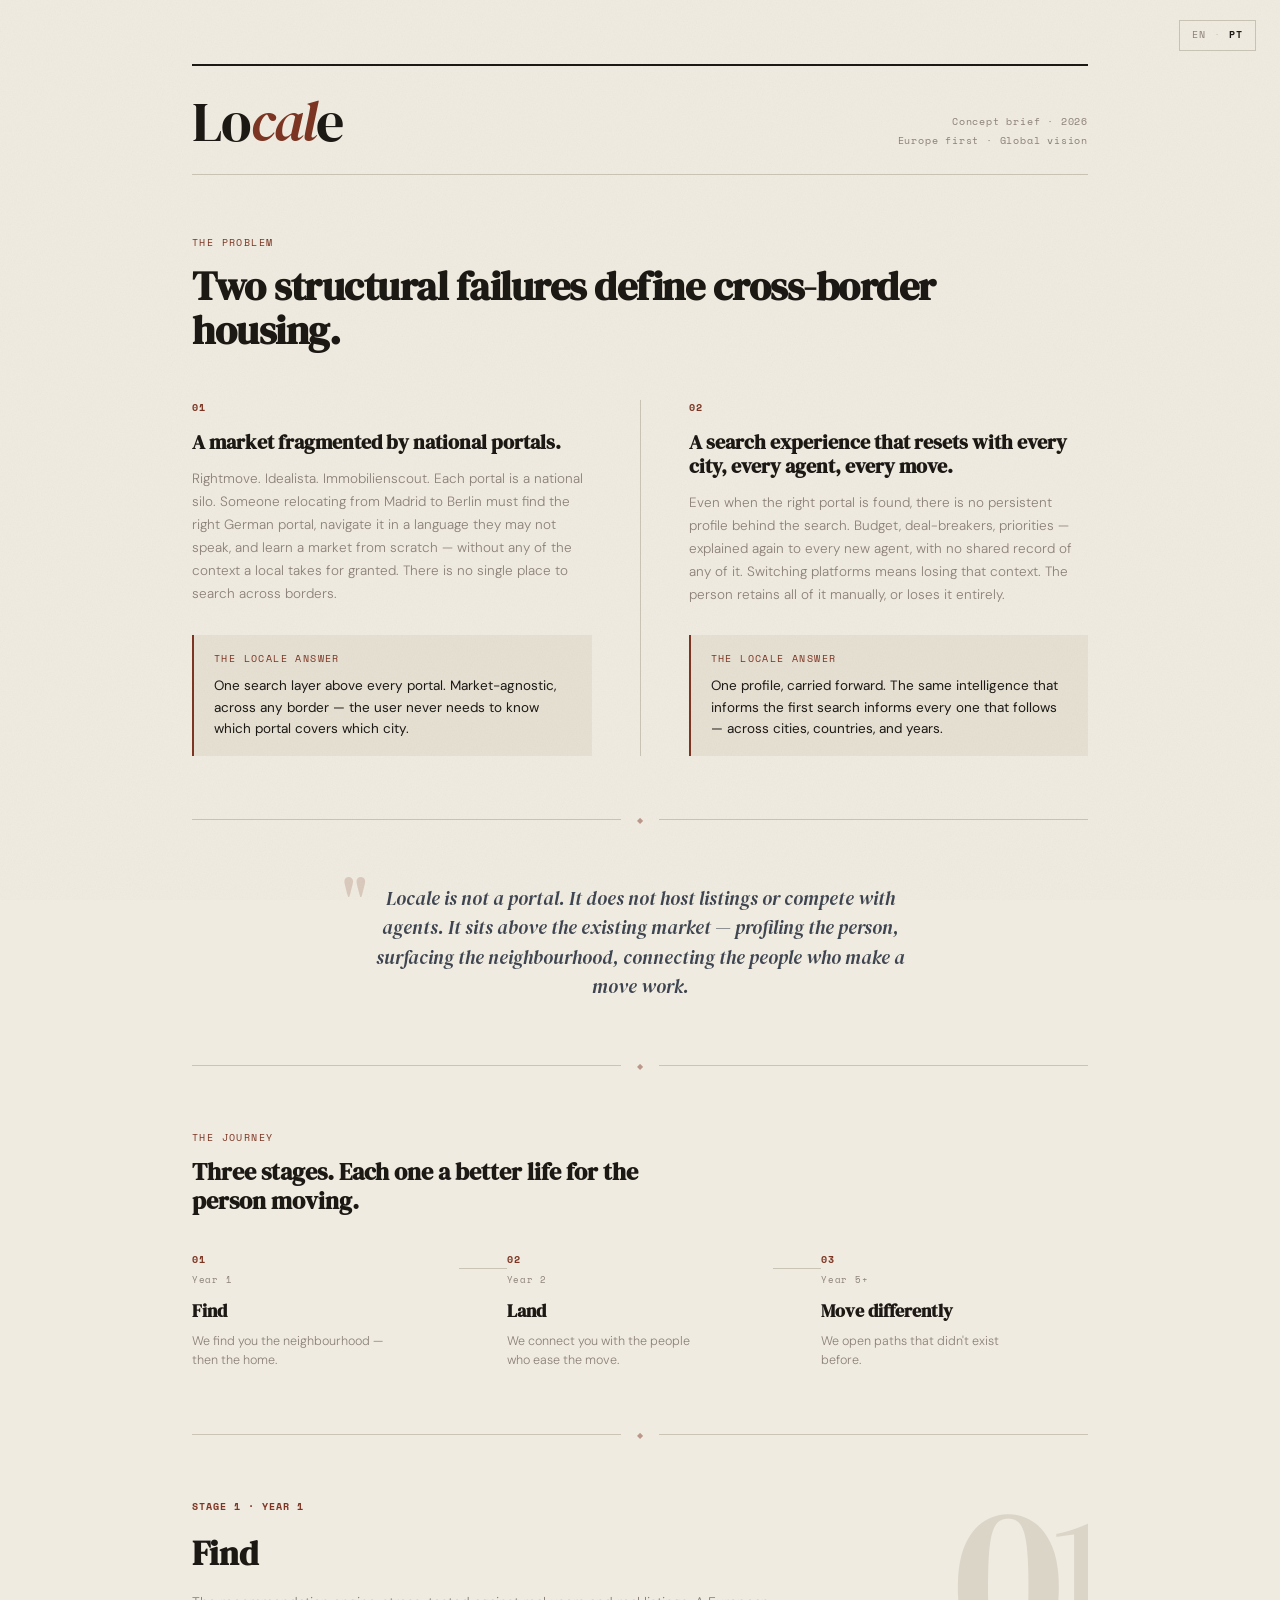
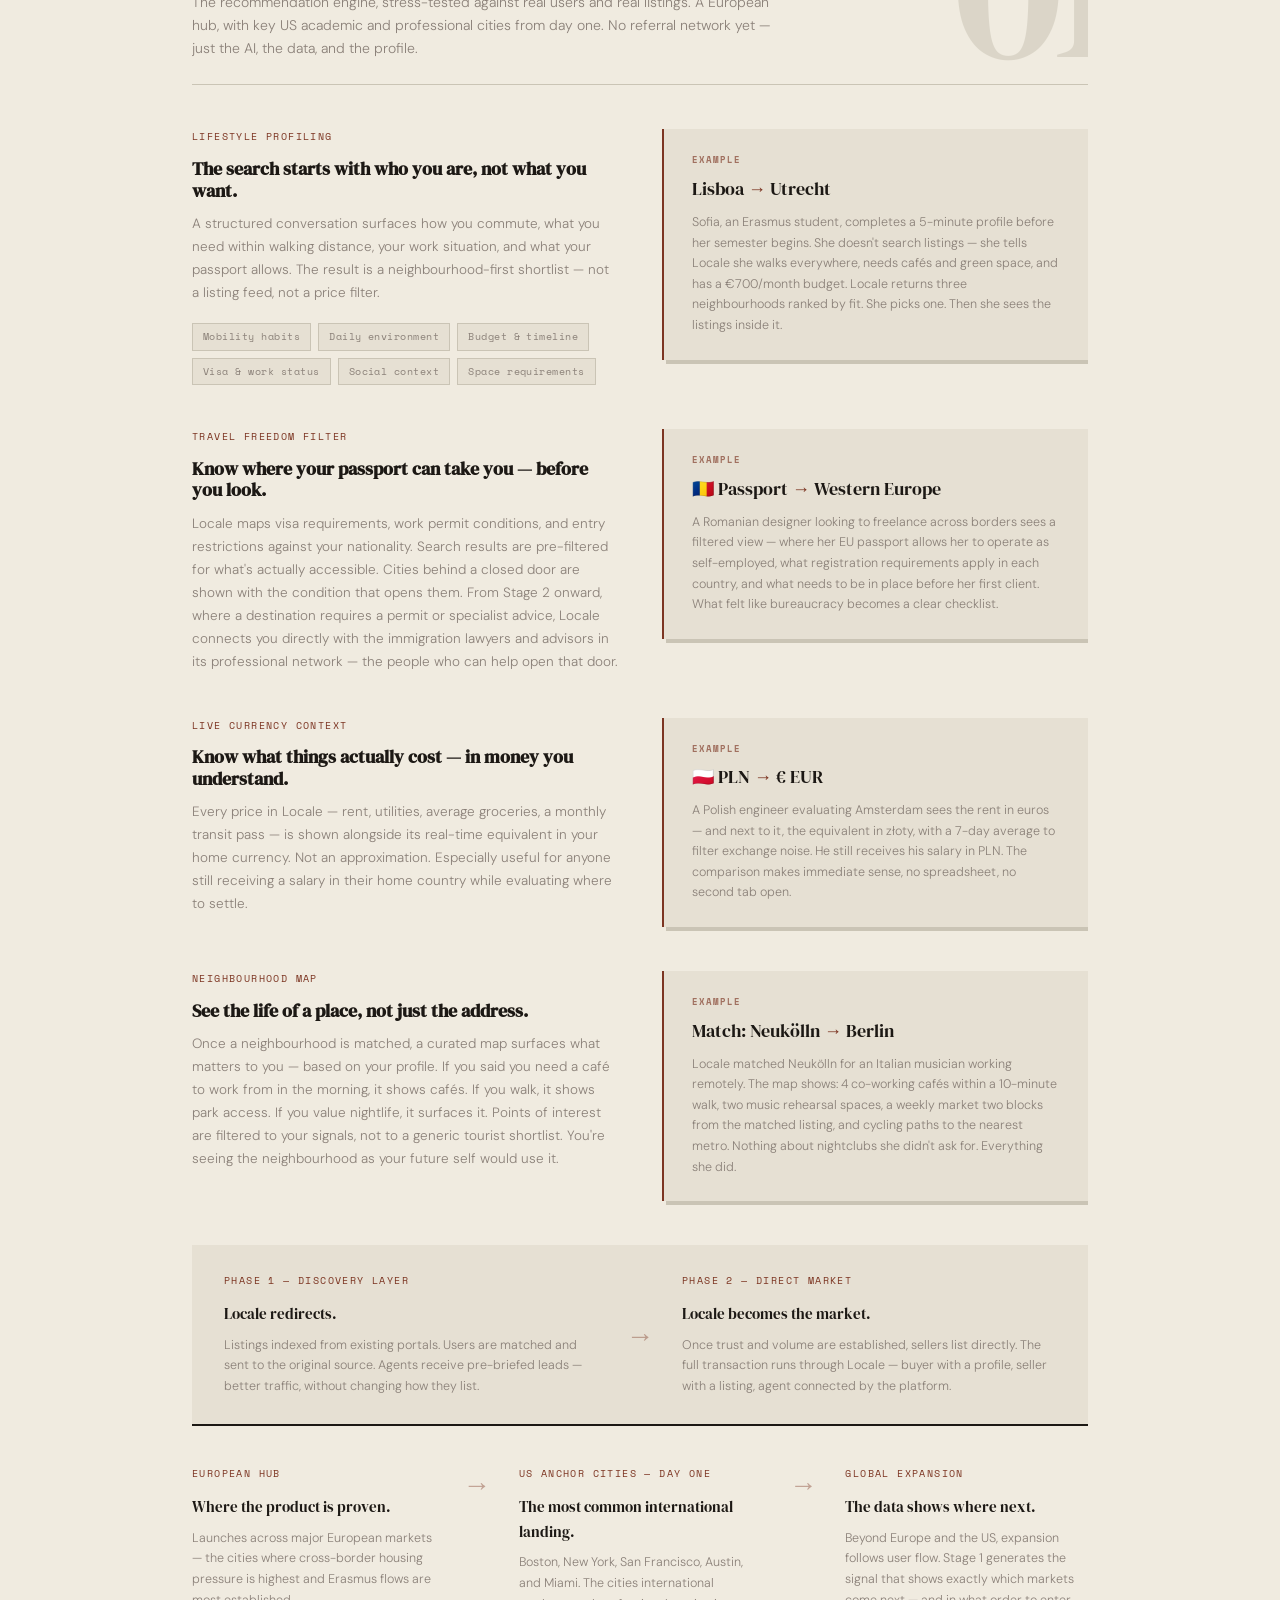
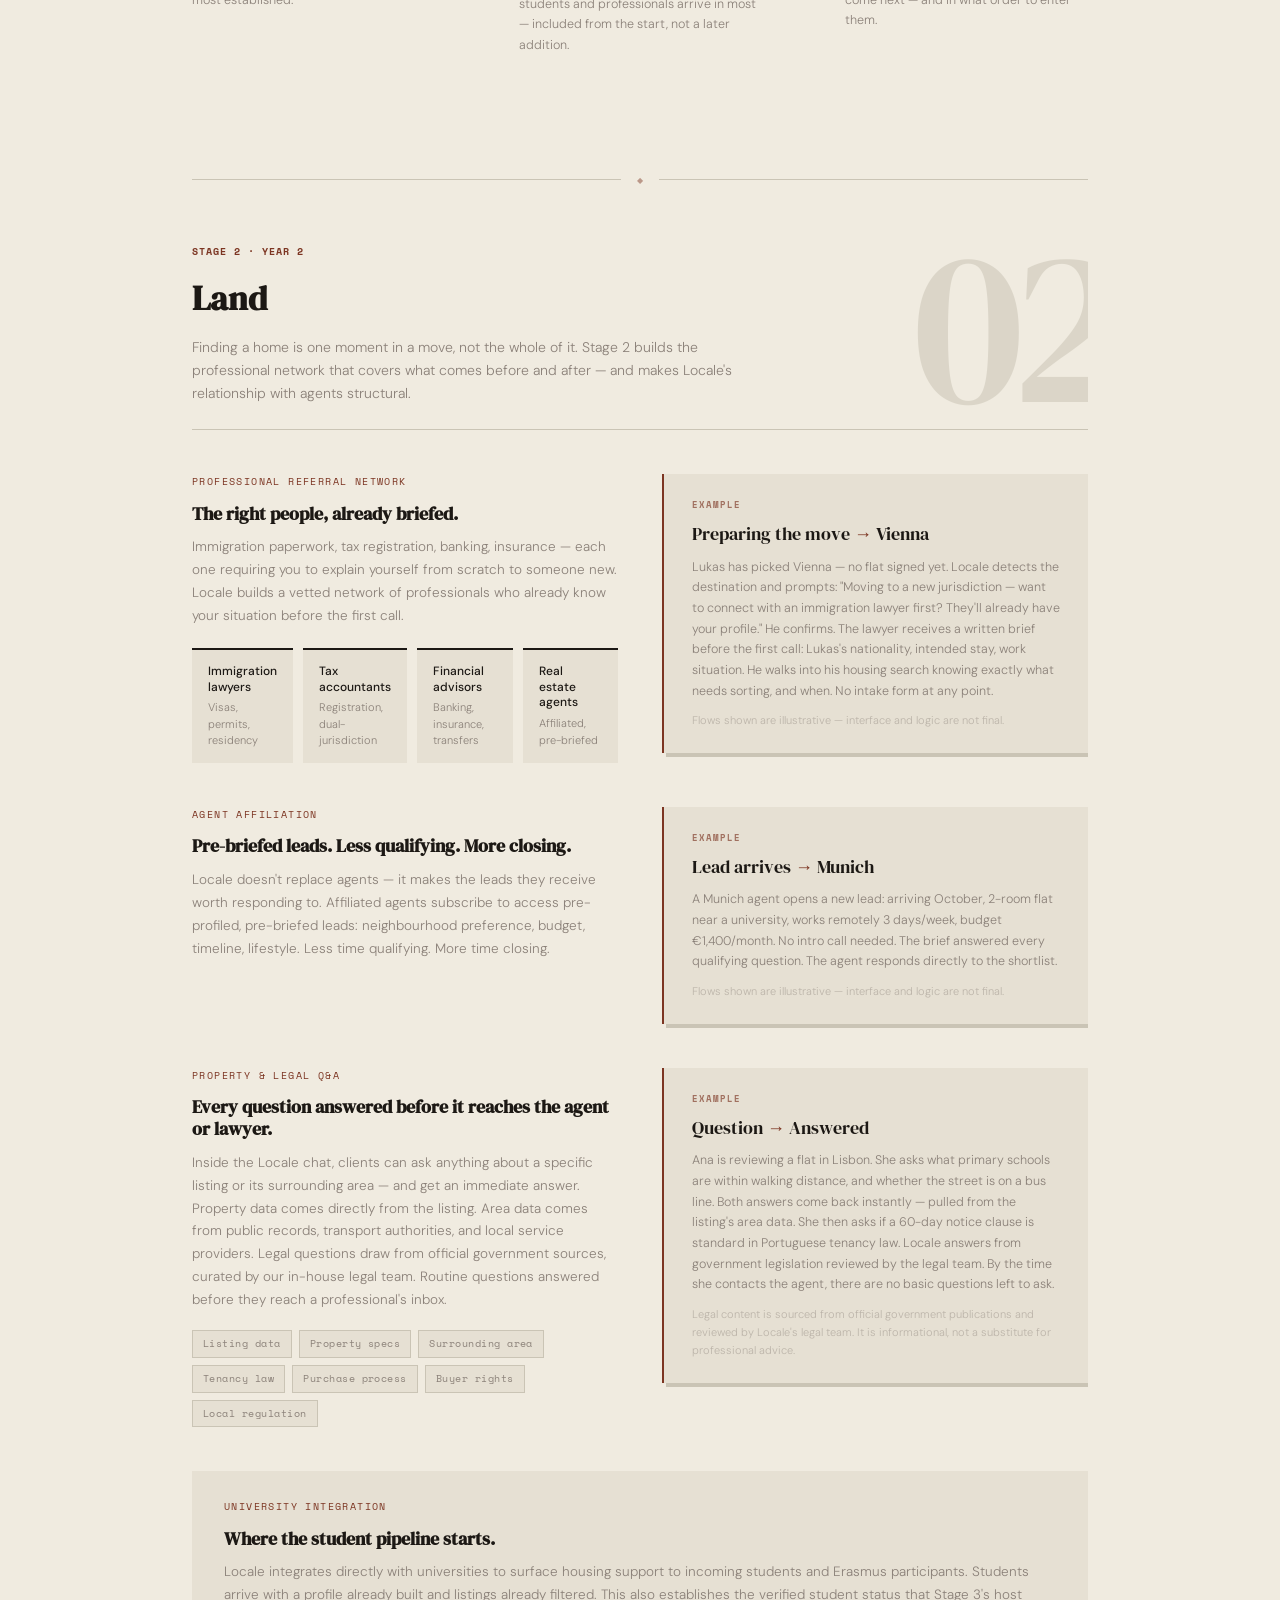
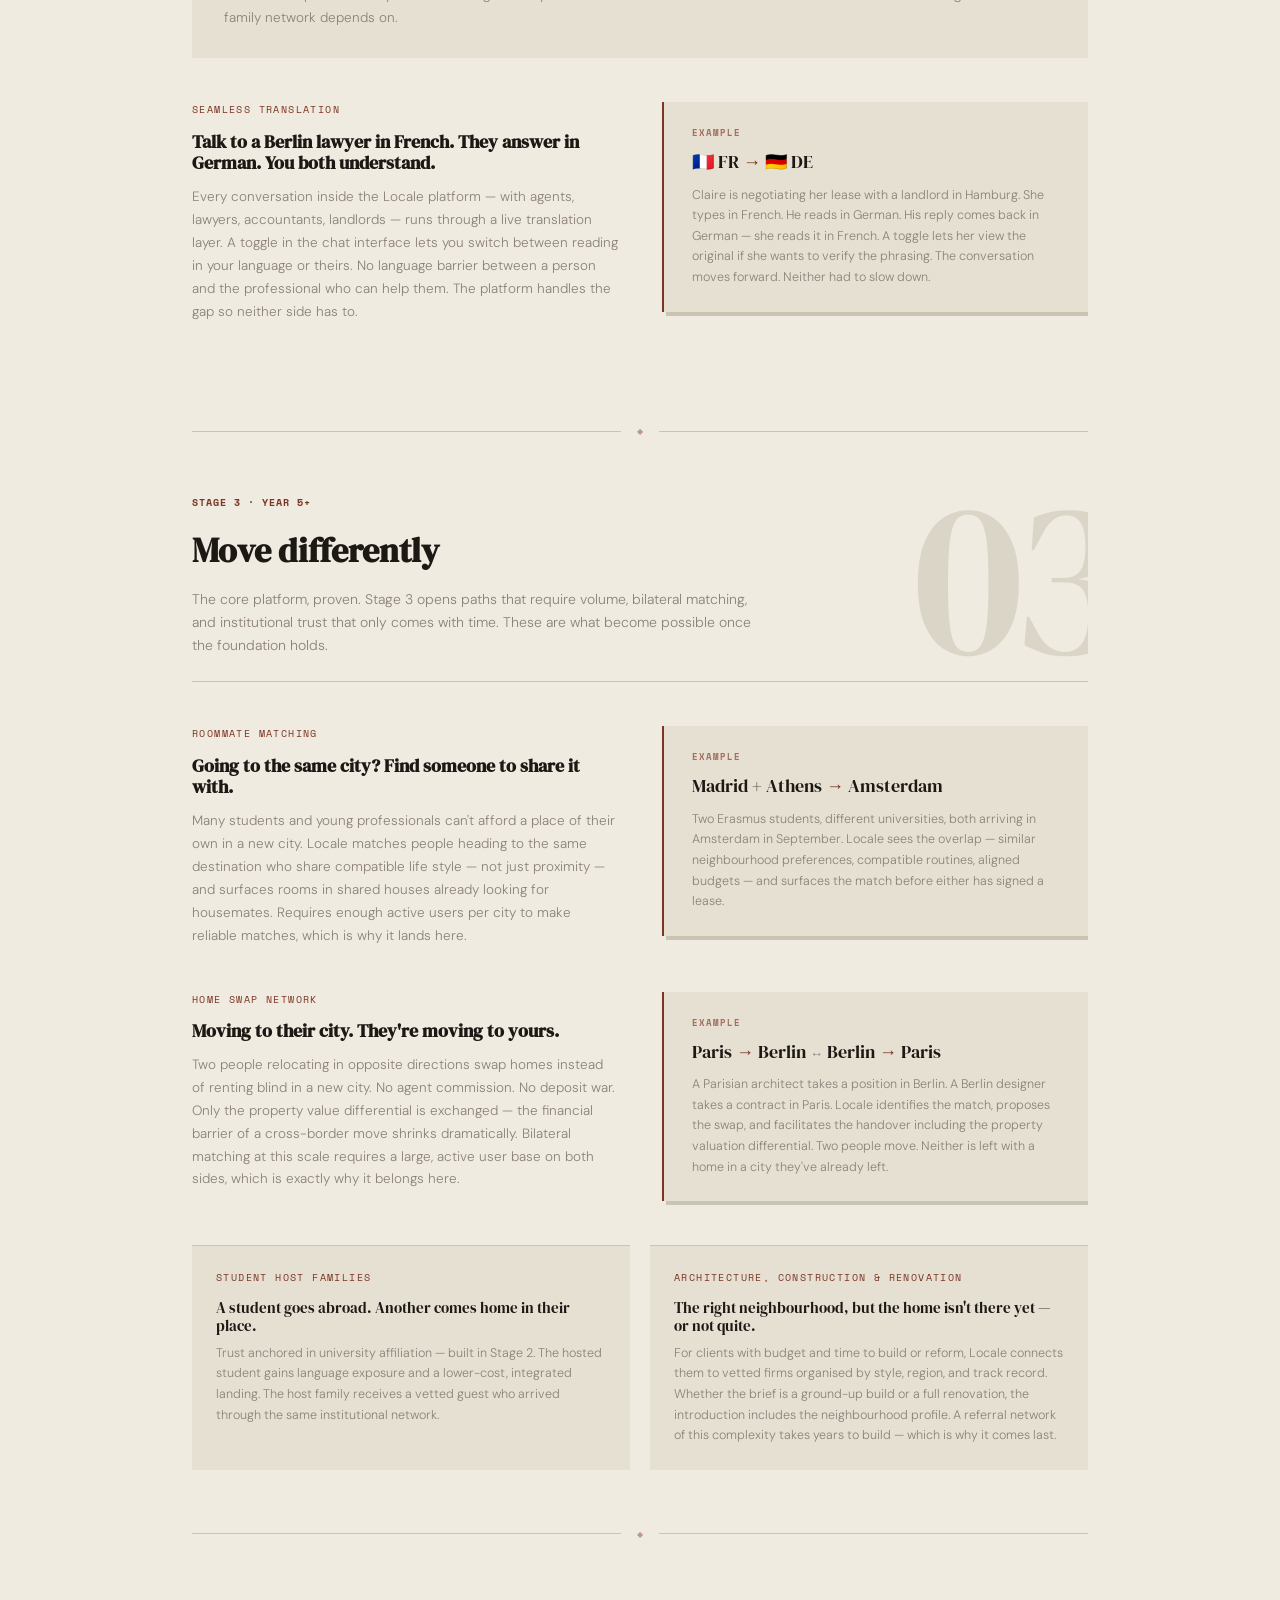
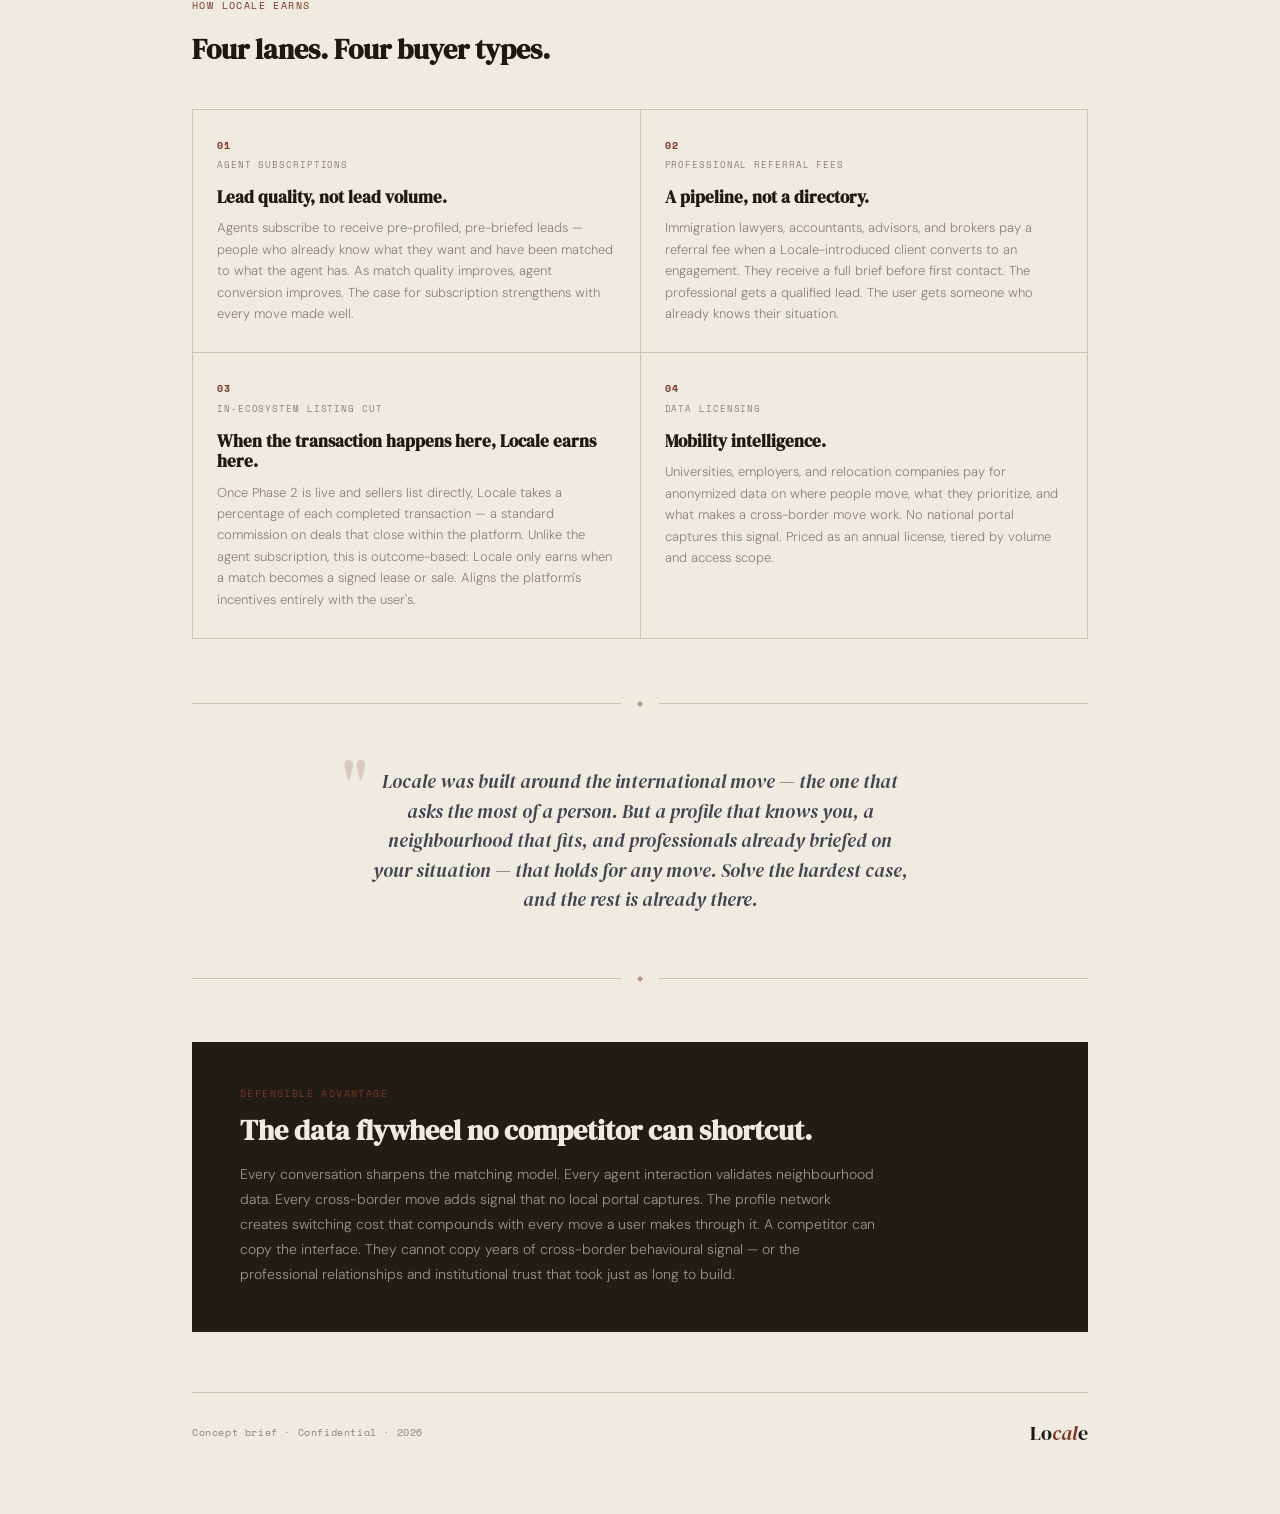
<file: index.html>
<!DOCTYPE html>
<html lang="en">
<head>
<meta charset="UTF-8">
<meta name="viewport" content="width=device-width, initial-scale=1.0">
<title>Locale — Concept Brief</title>
<link rel="icon" type="image/svg+xml" href="icon.svg">
<link rel="stylesheet" href="style.css">
<link href="https://fonts.googleapis.com/css2?family=DM+Serif+Display:ital@0;1&family=DM+Sans:opsz,wght@9..40,300;9..40,400;9..40,500&family=Space+Mono:wght@400;700&display=swap" rel="stylesheet">
</head>
<body>

<div class="lang-toggle">
  <span class="lang-active">EN</span>
  <span class="sep">·</span>
  <a href="indice.html">PT</a>
</div>

<!-- ═══ HEADER ═══ -->
<header>
  <div class="wordmark">Lo<span>cal</span>e</div>
  <div class="tagline">Concept brief · 2026<br>Europe first · Global vision</div>
</header>


<!-- ═══ HERO ═══ -->
<section class="hero">
  <span class="section-label">The problem</span>
  <h1 class="hero-headline">Two structural failures define cross-border housing.</h1>

  <div class="failure-grid">

    <div class="failure-col">
      <span class="failure-num">01</span>
      <h2>A market fragmented by national portals.</h2>
      <p>Rightmove. Idealista. Immobilienscout. Each portal is a national silo. Someone relocating from Madrid to Berlin must find the right German portal, navigate it in a language they may not speak, and learn a market from scratch — without any of the context a local takes for granted. There is no single place to search across borders.</p>
      <div class="answer-block">
        <span class="section-label">The Locale answer</span>
        <p>One search layer above every portal. Market-agnostic, across any border — the user never needs to know which portal covers which city.</p>
      </div>
    </div>

    <div class="failure-divider"></div>

    <div class="failure-col">
      <span class="failure-num">02</span>
      <h2>A search experience that resets with every city, every agent, every move.</h2>
      <p>Even when the right portal is found, there is no persistent profile behind the search. Budget, deal-breakers, priorities — explained again to every new agent, with no shared record of any of it. Switching platforms means losing that context. The person retains all of it manually, or loses it entirely.</p>
      <div class="answer-block">
        <span class="section-label">The Locale answer</span>
        <p>One profile, carried forward. The same intelligence that informs the first search informs every one that follows — across cities, countries, and years.</p>
      </div>
    </div>

  </div>
</section>

<div class="section-rule"><span class="section-rule-mark">◆</span></div>

<!-- ═══ PLATFORM DEFINITION ═══ -->
<section class="platform-def">
  <blockquote>Locale is not a portal. It does not host listings or compete with agents. It sits above the existing market — profiling the person, surfacing the neighbourhood, connecting the people who make a move work.</blockquote>
</section>

<div class="section-rule"><span class="section-rule-mark">◆</span></div>

<!-- ═══ ROADMAP OVERVIEW ═══ -->
<section class="roadmap-overview">
  <span class="section-label">The journey</span>
  <h2>Three stages. Each one a better life for the person moving.</h2>
  <div class="roadmap-track">
    <div class="stage-pill">
      <span class="pill-num">01</span>
      <span class="pill-when">Year 1</span>
      <h3>Find</h3>
      <p>We find you the neighbourhood — then the home.</p>
    </div>
    <div class="pill-connector"></div>
    <div class="stage-pill">
      <span class="pill-num">02</span>
      <span class="pill-when">Year 2</span>
      <h3>Land</h3>
      <p>We connect you with the people who ease the move.</p>
    </div>
    <div class="pill-connector"></div>
    <div class="stage-pill">
      <span class="pill-num">03</span>
      <span class="pill-when">Year 5+</span>
      <h3>Move differently</h3>
      <p>We open paths that didn't exist before.</p>
    </div>
  </div>
</section>

<div class="section-rule"><span class="section-rule-mark">◆</span></div>


<!-- ═══════════════════ STAGE 1 ═══════════════════ -->
<section class="stage-block">
  <div class="stage-bg-num">01</div>

  <div class="stage-header">
    <span class="stage-tag">Stage 1 · Year 1</span>
    <h2 class="stage-title">Find</h2>
    <p class="stage-subtitle">The recommendation engine, stress-tested against real users and real listings. A European hub, with key US academic and professional cities from day one. No referral network yet — just the AI, the data, and the profile.</p>
  </div>

  <!-- Lifestyle profiling -->
  <div class="feature-pair">
    <div class="feature-left">
      <span class="section-label">Lifestyle profiling</span>
      <h3>The search starts with who you are, not what you want.</h3>
      <p>A structured conversation surfaces how you commute, what you need within walking distance, your work situation, and what your passport allows. The result is a neighbourhood-first shortlist — not a listing feed, not a price filter.</p>
      <div class="signal-tags">
        <span>Mobility habits</span>
        <span>Daily environment</span>
        <span>Budget &amp; timeline</span>
        <span>Visa &amp; work status</span>
        <span>Social context</span>
        <span>Space requirements</span>
      </div>
    </div>
    <div class="feature-right">
      <div class="scenario-card">
        <span class="scenario-label">Example</span>
        <div class="scenario-route">Lisboa <span>→</span> Utrecht</div>
        <p>Sofia, an Erasmus student, completes a 5-minute profile before her semester begins. She doesn't search listings — she tells Locale she walks everywhere, needs cafés and green space, and has a €700/month budget. Locale returns three neighbourhoods ranked by fit. She picks one. Then she sees the listings inside it.</p>
      </div>
    </div>
  </div>

  <!-- Travel freedom filter -->
  <div class="feature-pair">
    <div class="feature-left">
      <span class="section-label">Travel freedom filter</span>
      <h3>Know where your passport can take you — before you look.</h3>
      <p>Locale maps visa requirements, work permit conditions, and entry restrictions against your nationality. Search results are pre-filtered for what's actually accessible. Cities behind a closed door are shown with the condition that opens them. From Stage 2 onward, where a destination requires a permit or specialist advice, Locale connects you directly with the immigration lawyers and advisors in its professional network — the people who can help open that door.</p>
    </div>
    <div class="feature-right">
      <div class="scenario-card">
        <span class="scenario-label">Example</span>
        <div class="scenario-route">🇷🇴 Passport <span>→</span> Western Europe</div>
        <p>A Romanian designer looking to freelance across borders sees a filtered view — where her EU passport allows her to operate as self-employed, what registration requirements apply in each country, and what needs to be in place before her first client. What felt like bureaucracy becomes a clear checklist.</p>
      </div>
    </div>
  </div>

  <!-- Currency exchange -->
  <div class="feature-pair">
    <div class="feature-left">
      <span class="section-label">Live currency context</span>
      <h3>Know what things actually cost — in money you understand.</h3>
      <p>Every price in Locale — rent, utilities, average groceries, a monthly transit pass — is shown alongside its real-time equivalent in your home currency. Not an approximation. Especially useful for anyone still receiving a salary in their home country while evaluating where to settle.</p>
    </div>
    <div class="feature-right">
      <div class="scenario-card">
        <span class="scenario-label">Example</span>
        <div class="scenario-route">🇵🇱 PLN <span>→</span> € EUR</div>
        <p>A Polish engineer evaluating Amsterdam sees the rent in euros — and next to it, the equivalent in złoty, with a 7-day average to filter exchange noise. He still receives his salary in PLN. The comparison makes immediate sense, no spreadsheet, no second tab open.</p>
      </div>
    </div>
  </div>

  <!-- Neighbourhood map -->
  <div class="feature-pair">
    <div class="feature-left">
      <span class="section-label">Neighbourhood map</span>
      <h3>See the life of a place, not just the address.</h3>
      <p>Once a neighbourhood is matched, a curated map surfaces what matters to you — based on your profile. If you said you need a café to work from in the morning, it shows cafés. If you walk, it shows park access. If you value nightlife, it surfaces it. Points of interest are filtered to your signals, not to a generic tourist shortlist. You're seeing the neighbourhood as your future self would use it.</p>
    </div>
    <div class="feature-right">
      <div class="scenario-card">
        <span class="scenario-label">Example</span>
        <div class="scenario-route">Match: Neukölln <span>→</span> Berlin</div>
        <p>Locale matched Neukölln for an Italian musician working remotely. The map shows: 4 co-working cafés within a 10-minute walk, two music rehearsal spaces, a weekly market two blocks from the matched listing, and cycling paths to the nearest metro. Nothing about nightclubs she didn't ask for. Everything she did.</p>
      </div>
    </div>
  </div>

  <!-- Listing strategy -->
  <div class="listing-strategy">
    <div class="strat-phase">
      <span class="section-label">Phase 1 — Discovery layer</span>
      <h4>Locale redirects.</h4>
      <p>Listings indexed from existing portals. Users are matched and sent to the original source. Agents receive pre-briefed leads — better traffic, without changing how they list.</p>
    </div>
    <div class="listing-strategy-arrow">→</div>
    <div class="strat-phase">
      <span class="section-label">Phase 2 — Direct market</span>
      <h4>Locale becomes the market.</h4>
      <p>Once trust and volume are established, sellers list directly. The full transaction runs through Locale — buyer with a profile, seller with a listing, agent connected by the platform.</p>
    </div>
  </div>

<!-- Geographic scope -->
  <div class="scope-track">
    <div class="strat-phase">
      <span class="section-label">European hub</span>
      <h4>Where the product is proven.</h4>
      <p>Launches across major European markets — the cities where cross-border housing pressure is highest and Erasmus flows are most established.</p>
    </div>
    <div class="listing-strategy-arrow">→</div>
    <div class="strat-phase">
      <span class="section-label">US anchor cities — day one</span>
      <h4>The most common international landing.</h4>
      <p>Boston, New York, San Francisco, Austin, and Miami. The cities international students and professionals arrive in most — included from the start, not a later addition.</p>
    </div>
    <div class="listing-strategy-arrow">→</div>
    <div class="strat-phase">
      <span class="section-label">Global expansion</span>
      <h4>The data shows where next.</h4>
      <p>Beyond Europe and the US, expansion follows user flow. Stage 1 generates the signal that shows exactly which markets come next — and in what order to enter them.</p>
    </div>
  </div>
</section>

<div class="section-rule"><span class="section-rule-mark">◆</span></div>


<!-- ═══════════════════ STAGE 2 ═══════════════════ -->
<section class="stage-block">
  <div class="stage-bg-num">02</div>

  <div class="stage-header">
    <span class="stage-tag">Stage 2 · Year 2</span>
    <h2 class="stage-title">Land</h2>
    <p class="stage-subtitle">Finding a home is one moment in a move, not the whole of it. Stage 2 builds the professional network that covers what comes before and after — and makes Locale's relationship with agents structural.</p>
  </div>

  <!-- Professional referral -->
  <div class="feature-pair">
    <div class="feature-left">
      <span class="section-label">Professional referral network</span>
      <h3>The right people, already briefed.</h3>
      <p>Immigration paperwork, tax registration, banking, insurance — each one requiring you to explain yourself from scratch to someone new. Locale builds a vetted network of professionals who already know your situation before the first call.</p>
      <div class="pro-grid">
        <div class="pro-card">
          <h4>Immigration lawyers</h4>
          <p>Visas, permits, residency</p>
        </div>
        <div class="pro-card">
          <h4>Tax accountants</h4>
          <p>Registration, dual-jurisdiction</p>
        </div>
        <div class="pro-card">
          <h4>Financial advisors</h4>
          <p>Banking, insurance, transfers</p>
        </div>
        <div class="pro-card">
          <h4>Real estate agents</h4>
          <p>Affiliated, pre-briefed</p>
        </div>
      </div>
    </div>
    <div class="feature-right">
      <div class="scenario-card">
        <span class="scenario-label">Example</span>
        <div class="scenario-route">Preparing the move <span>→</span> Vienna</div>
        <p>Lukas has picked Vienna — no flat signed yet. Locale detects the destination and prompts: "Moving to a new jurisdiction — want to connect with an immigration lawyer first? They'll already have your profile." He confirms. The lawyer receives a written brief before the first call: Lukas's nationality, intended stay, work situation. He walks into his housing search knowing exactly what needs sorting, and when. No intake form at any point.</p>
        <p style="font-size:11px; opacity:0.45; margin-top:10px;">Flows shown are illustrative — interface and logic are not final.</p>
      </div>
    </div>
  </div>

  <!-- Agent affiliation -->
  <div class="feature-pair">
    <div class="feature-left">
      <span class="section-label">Agent affiliation</span>
      <h3>Pre-briefed leads. Less qualifying. More closing.</h3>
      <p>Locale doesn't replace agents — it makes the leads they receive worth responding to. Affiliated agents subscribe to access pre-profiled, pre-briefed leads: neighbourhood preference, budget, timeline, lifestyle. Less time qualifying. More time closing.</p>
    </div>
    <div class="feature-right">
      <div class="scenario-card">
        <span class="scenario-label">Example</span>
        <div class="scenario-route">Lead arrives <span>→</span> Munich</div>
        <p>A Munich agent opens a new lead: arriving October, 2-room flat near a university, works remotely 3 days/week, budget €1,400/month. No intro call needed. The brief answered every qualifying question. The agent responds directly to the shortlist.</p>
        <p style="font-size:11px; opacity:0.45; margin-top:10px;">Flows shown are illustrative — interface and logic are not final.</p>
      </div>
    </div>
  </div>

<!-- AI-powered property & legal Q&A -->
  <div class="feature-pair">
    <div class="feature-left">
      <span class="section-label">Property &amp; legal Q&amp;A</span>
      <h3>Every question answered before it reaches the agent or lawyer.</h3>
      <p>Inside the Locale chat, clients can ask anything about a specific listing or its surrounding area — and get an immediate answer. Property data comes directly from the listing. Area data comes from public records, transport authorities, and local service providers. Legal questions draw from official government sources, curated by our in-house legal team. Routine questions answered before they reach a professional's inbox.</p>
      <div class="signal-tags">
        <span>Listing data</span>
        <span>Property specs</span>
        <span>Surrounding area</span>
        <span>Tenancy law</span>
        <span>Purchase process</span>
        <span>Buyer rights</span>
        <span>Local regulation</span>
      </div>
    </div>
    <div class="feature-right">
      <div class="scenario-card">
        <span class="scenario-label">Example</span>
        <div class="scenario-route">Question <span>→</span> Answered</div>
        <p>Ana is reviewing a flat in Lisbon. She asks what primary schools are within walking distance, and whether the street is on a bus line. Both answers come back instantly — pulled from the listing's area data. She then asks if a 60-day notice clause is standard in Portuguese tenancy law. Locale answers from government legislation reviewed by the legal team. By the time she contacts the agent, there are no basic questions left to ask.</p>
        <p style="font-size:11px; opacity:0.45; margin-top:10px;">Legal content is sourced from official government publications and reviewed by Locale's legal team. It is informational, not a substitute for professional advice.</p>
      </div>
    </div>
  </div>

<!-- University integration -->
  <div class="uni-block">
    <span class="section-label">University integration</span>
    <h3>Where the student pipeline starts.</h3>
    <p>Locale integrates directly with universities to surface housing support to incoming students and Erasmus participants. Students arrive with a profile already built and listings already filtered. This also establishes the verified student status that Stage 3's host family network depends on.</p>
  </div>

  <!-- Translation toggle -->
  <div class="feature-pair">
    <div class="feature-left">
      <span class="section-label">Seamless translation</span>
      <h3>Talk to a Berlin lawyer in French. They answer in German. You both understand.</h3>
      <p>Every conversation inside the Locale platform — with agents, lawyers, accountants, landlords — runs through a live translation layer. A toggle in the chat interface lets you switch between reading in your language or theirs. No language barrier between a person and the professional who can help them. The platform handles the gap so neither side has to.</p>
    </div>
    <div class="feature-right">
      <div class="scenario-card">
        <span class="scenario-label">Example</span>
        <div class="scenario-route">🇫🇷 FR <span>→</span> 🇩🇪 DE</div>
        <p>Claire is negotiating her lease with a landlord in Hamburg. She types in French. He reads in German. His reply comes back in German — she reads it in French. A toggle lets her view the original if she wants to verify the phrasing. The conversation moves forward. Neither had to slow down.</p>
      </div>
    </div>
  </div>
</section>

<div class="section-rule"><span class="section-rule-mark">◆</span></div>


<!-- ═══════════════════ STAGE 3 ═══════════════════ -->
<section class="stage-block">
  <div class="stage-bg-num">03</div>

  <div class="stage-header">
    <span class="stage-tag">Stage 3 · Year 5+</span>
    <h2 class="stage-title">Move differently</h2>
    <p class="stage-subtitle">The core platform, proven. Stage 3 opens paths that require volume, bilateral matching, and institutional trust that only comes with time. These are what become possible once the foundation holds.</p>
  </div>

  <!-- Roommate matching -->
  <div class="feature-pair">
    <div class="feature-left">
      <span class="section-label">Roommate matching</span>
      <h3>Going to the same city? Find someone to share it with.</h3>
      <p>Many students and young professionals can't afford a place of their own in a new city. Locale matches people heading to the same destination who share compatible life style — not just proximity — and surfaces rooms in shared houses already looking for housemates. Requires enough active users per city to make reliable matches, which is why it lands here.</p>
    </div>
    <div class="feature-right">
      <div class="scenario-card">
        <span class="scenario-label">Example</span>
        <div class="scenario-route">Madrid + Athens <span>→</span> Amsterdam</div>
        <p>Two Erasmus students, different universities, both arriving in Amsterdam in September. Locale sees the overlap — similar neighbourhood preferences, compatible routines, aligned budgets — and surfaces the match before either has signed a lease.</p>
      </div>
    </div>
  </div>

  <!-- Home swap -->
  <div class="feature-pair">
    <div class="feature-left">
      <span class="section-label">Home swap network</span>
      <h3>Moving to their city. They're moving to yours.</h3>
      <p>Two people relocating in opposite directions swap homes instead of renting blind in a new city. No agent commission. No deposit war. Only the property value differential is exchanged — the financial barrier of a cross-border move shrinks dramatically. Bilateral matching at this scale requires a large, active user base on both sides, which is exactly why it belongs here.</p>
    </div>
    <div class="feature-right">
      <div class="scenario-card">
        <span class="scenario-label">Example</span>
        <div class="scenario-route">Paris <span>→</span> Berlin <span style="color:var(--muted); font-size:13px;">↔</span> Berlin <span>→</span> Paris</div>
        <p>A Parisian architect takes a position in Berlin. A Berlin designer takes a contract in Paris. Locale identifies the match, proposes the swap, and facilitates the handover including the property valuation differential. Two people move. Neither is left with a home in a city they've already left.</p>
      </div>
    </div>
  </div>

  <!-- Host families + Construction -->
  <div class="two-col-sm">
    <div class="small-card">
      <span class="section-label">Student host families</span>
      <h4>A student goes abroad. Another comes home in their place.</h4>
      <p>Trust anchored in university affiliation — built in Stage 2. The hosted student gains language exposure and a lower-cost, integrated landing. The host family receives a vetted guest who arrived through the same institutional network.</p>
    </div>
    <div class="small-card">
      <span class="section-label">Architecture, construction &amp; renovation</span>
      <h4>The right neighbourhood, but the home isn't there yet — or not quite.</h4>
      <p>For clients with budget and time to build or reform, Locale connects them to vetted firms organised by style, region, and track record. Whether the brief is a ground-up build or a full renovation, the introduction includes the neighbourhood profile. A referral network of this complexity takes years to build — which is why it comes last.</p>
    </div>
  </div>
</section>

<div class="section-rule"><span class="section-rule-mark">◆</span></div>


<!-- ═══ REVENUE ═══ -->
<section class="revenue">
  <span class="section-label">How Locale earns</span>
  <h2>Four lanes. Four buyer types.</h2>

  <div class="revenue-lanes revenue-lanes--4">
    <div class="revenue-lane">
      <span class="lane-num">01</span>
      <span class="lane-label">Agent subscriptions</span>
      <h3>Lead quality, not lead volume.</h3>
      <p>Agents subscribe to receive pre-profiled, pre-briefed leads — people who already know what they want and have been matched to what the agent has. As match quality improves, agent conversion improves. The case for subscription strengthens with every move made well.</p>
    </div>
    <div class="revenue-lane">
      <span class="lane-num">02</span>
      <span class="lane-label">Professional referral fees</span>
      <h3>A pipeline, not a directory.</h3>
      <p>Immigration lawyers, accountants, advisors, and brokers pay a referral fee when a Locale-introduced client converts to an engagement. They receive a full brief before first contact. The professional gets a qualified lead. The user gets someone who already knows their situation.</p>
    </div>
    <div class="revenue-lane">
      <span class="lane-num">03</span>
      <span class="lane-label">In-ecosystem listing cut</span>
      <h3>When the transaction happens here, Locale earns here.</h3>
      <p>Once Phase 2 is live and sellers list directly, Locale takes a percentage of each completed transaction — a standard commission on deals that close within the platform. Unlike the agent subscription, this is outcome-based: Locale only earns when a match becomes a signed lease or sale. Aligns the platform's incentives entirely with the user's.</p>
    </div>
    <div class="revenue-lane">
      <span class="lane-num">04</span>
      <span class="lane-label">Data licensing</span>
      <h3>Mobility intelligence.</h3>
      <p>Universities, employers, and relocation companies pay for anonymized data on where people move, what they prioritize, and what makes a cross-border move work. No national portal captures this signal. Priced as an annual license, tiered by volume and access scope.</p>
    </div>
  </div>
</section>

<div class="section-rule"><span class="section-rule-mark">◆</span></div>

<!-- ═══ CLOSING THOUGHT ═══ -->
<section class="platform-def">
  <blockquote>Locale was built around the international move — the one that asks the most of a person. But a profile that knows you, a neighbourhood that fits, and professionals already briefed on your situation — that holds for any move. Solve the hardest case, and the rest is already there.</blockquote>
</section>

<div class="section-rule"><span class="section-rule-mark">◆</span></div>

<!-- ═══ MOAT ═══ -->
<section class="moat">
  <span class="section-label">Defensible advantage</span>
  <h2>The data flywheel no competitor can shortcut.</h2>
  <p>Every conversation sharpens the matching model. Every agent interaction validates neighbourhood data. Every cross-border move adds signal that no local portal captures. The profile network creates switching cost that compounds with every move a user makes through it. A competitor can copy the interface. They cannot copy years of cross-border behavioural signal — or the professional relationships and institutional trust that took just as long to build.</p>
</section>


<!-- ═══ FOOTER ═══ -->
<footer>
  <p>Concept brief · Confidential · 2026</p>
  <div class="footer-wordmark">Lo<span>cal</span>e</div>
</footer>

</body>
</html>
</file>
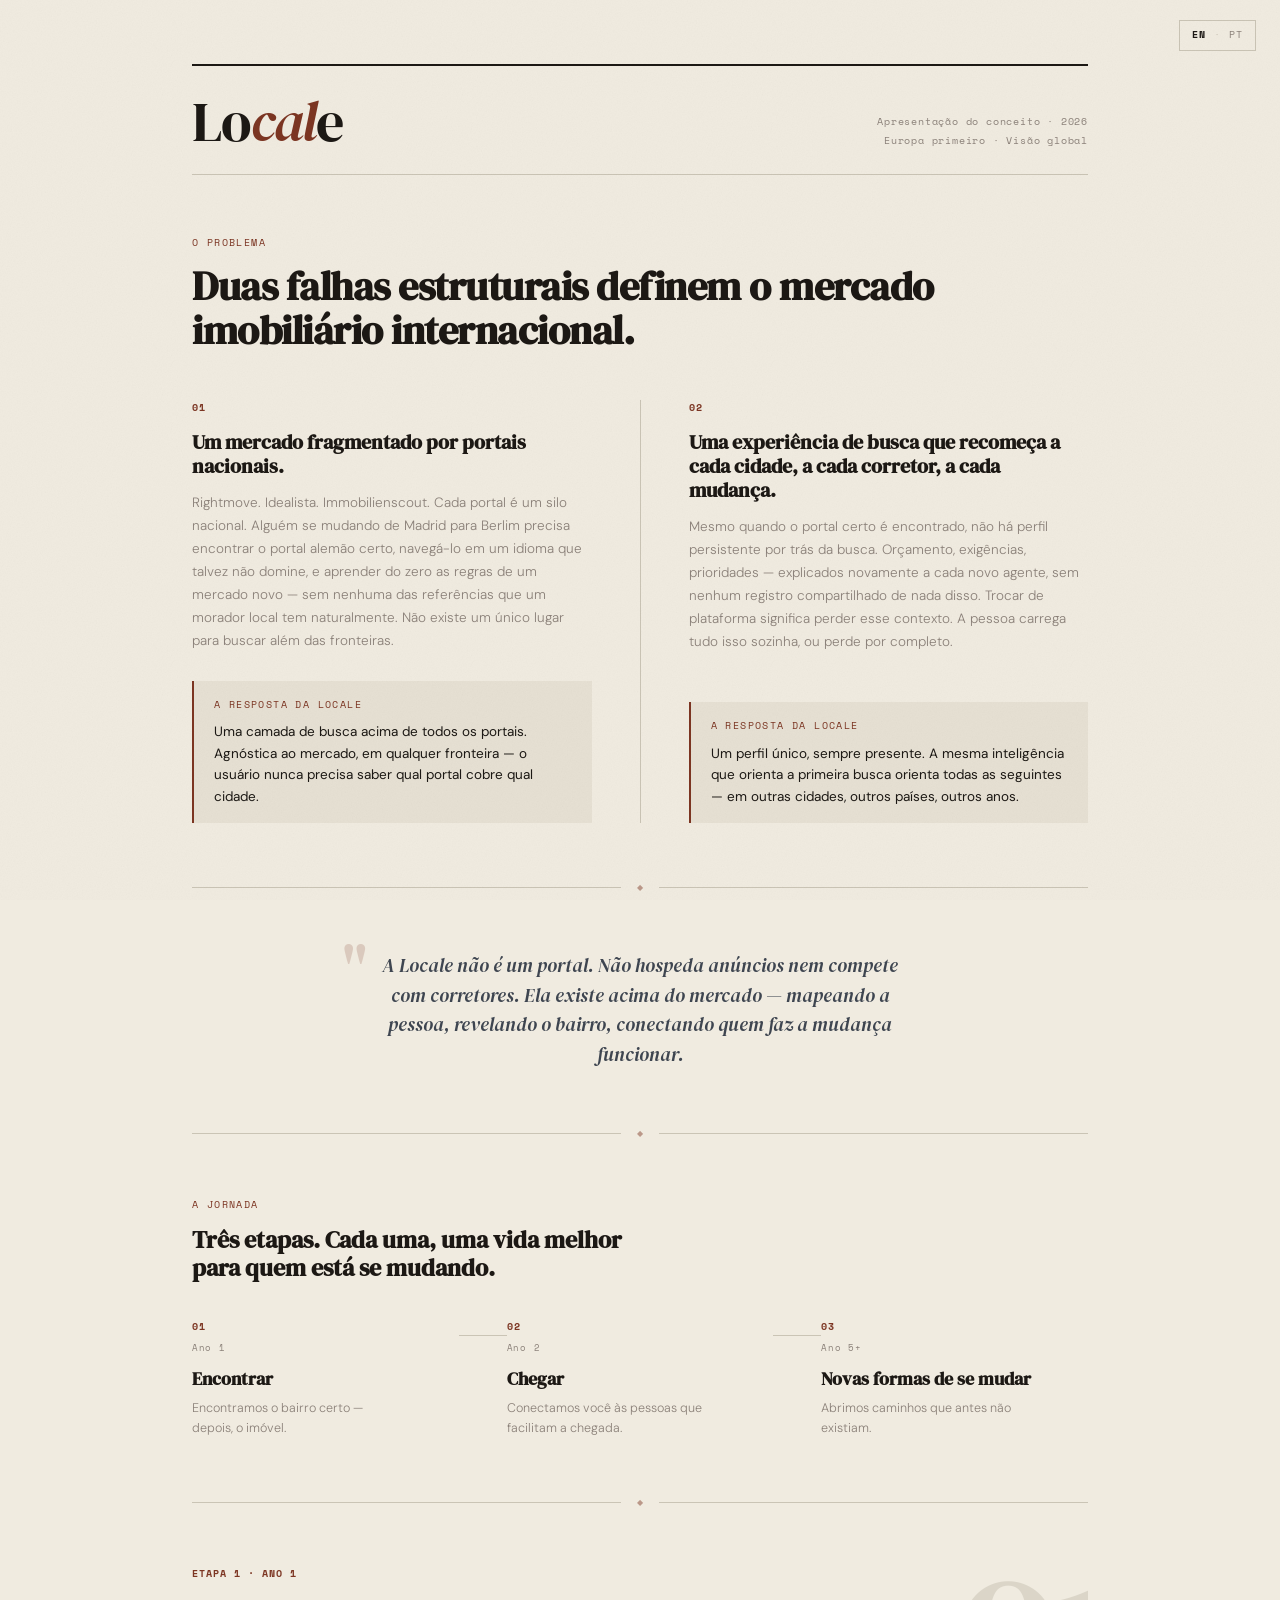
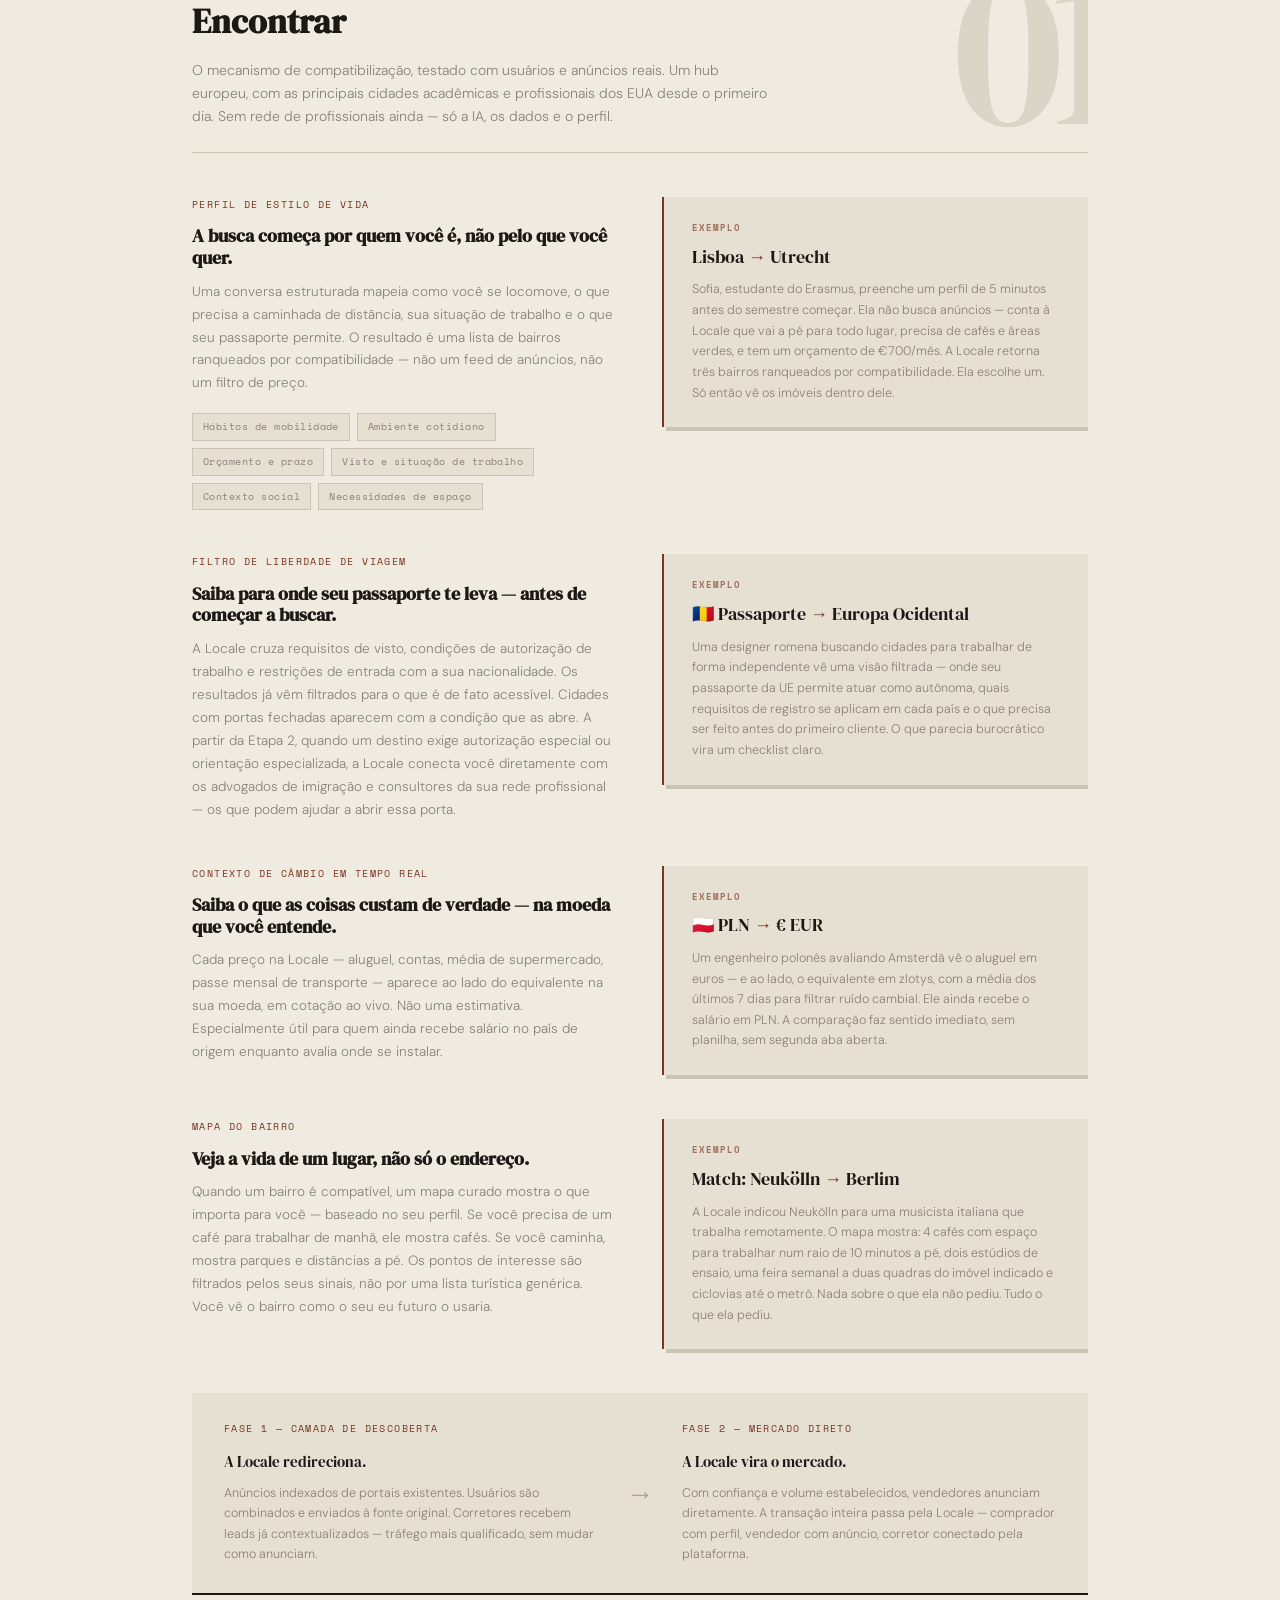
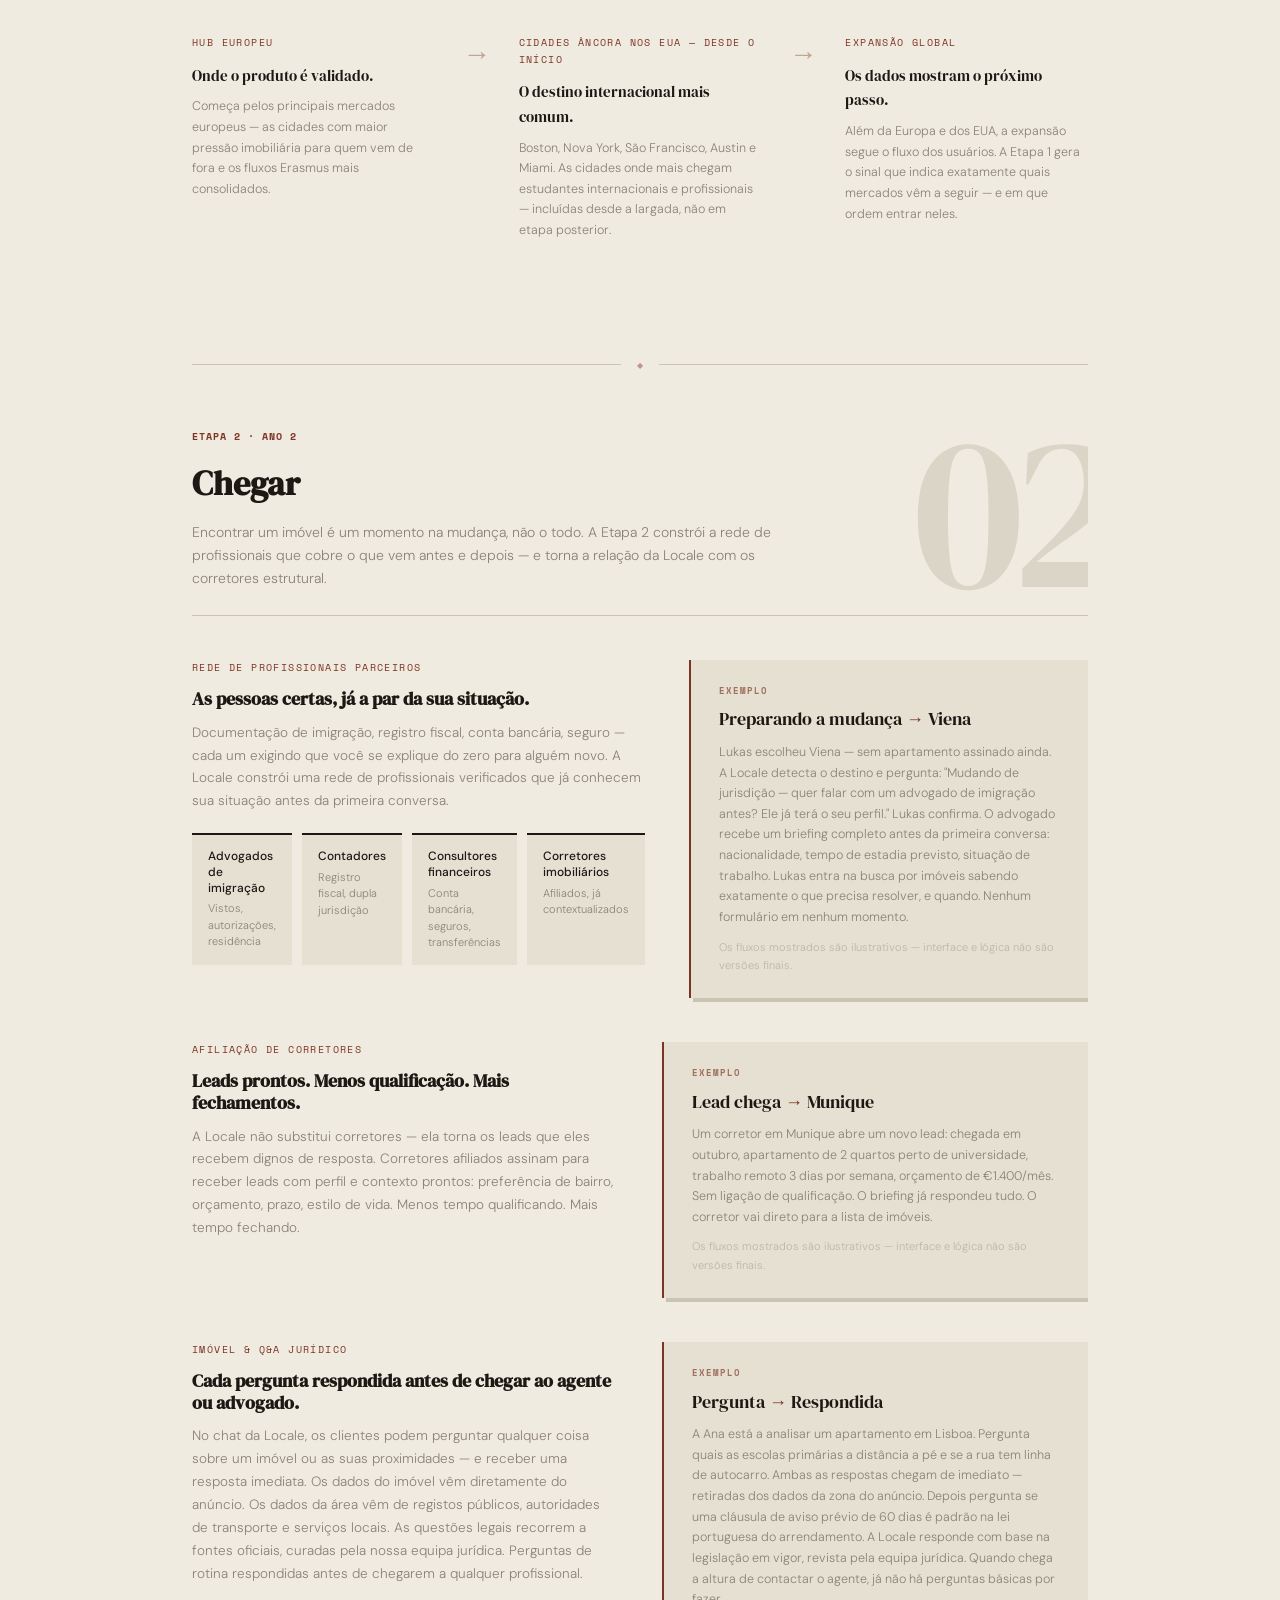
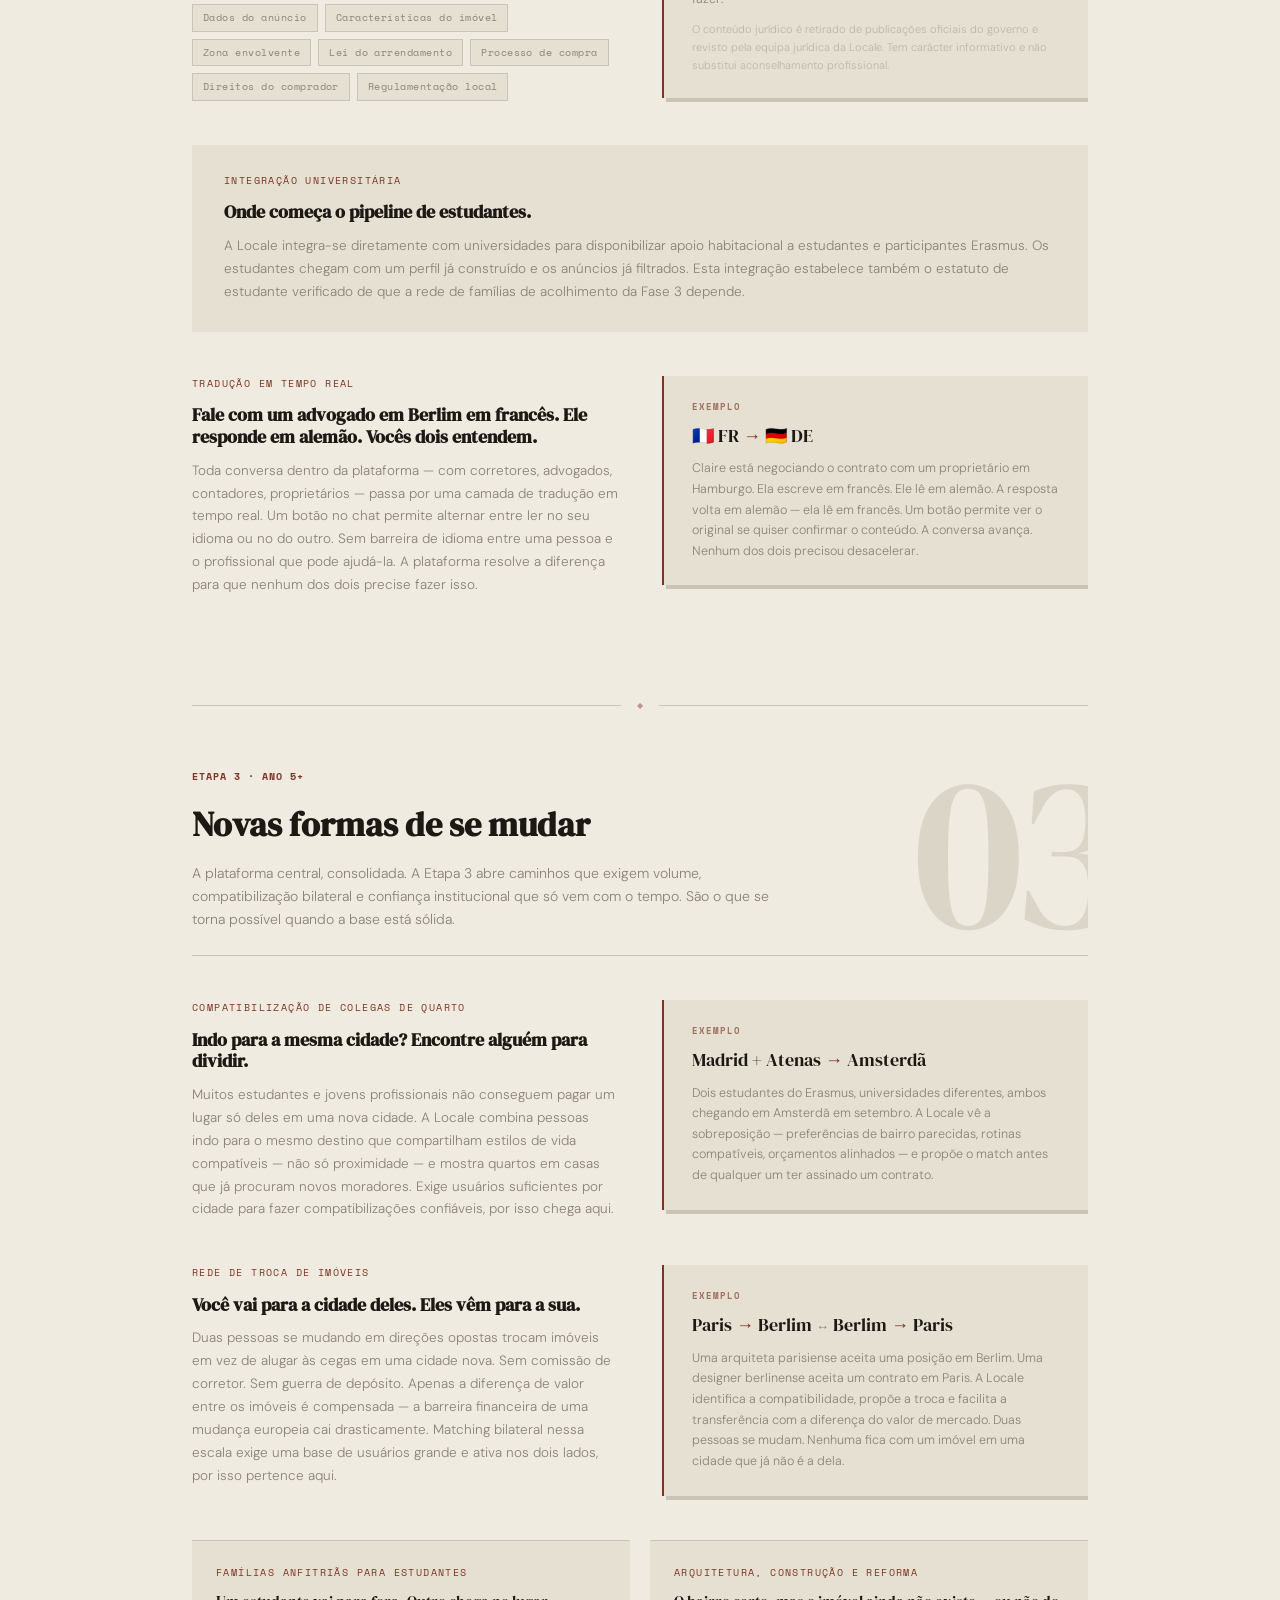
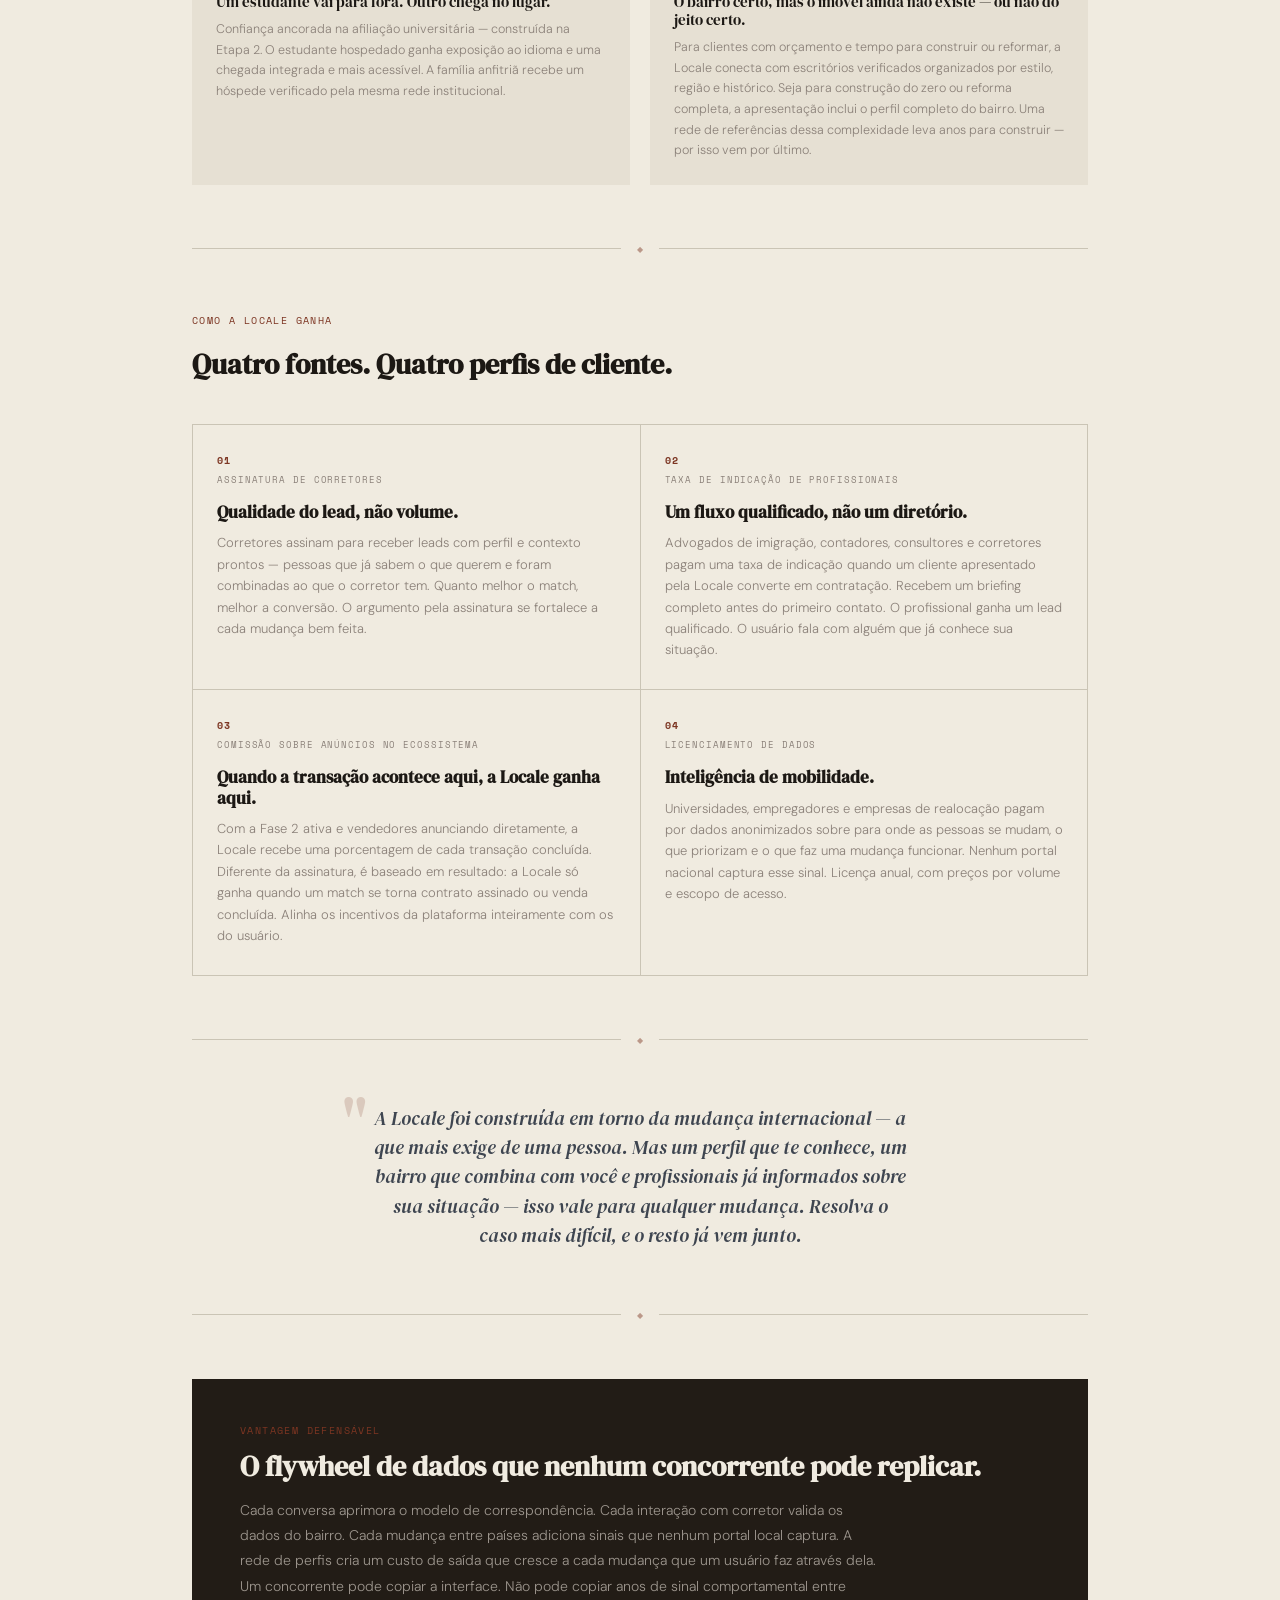
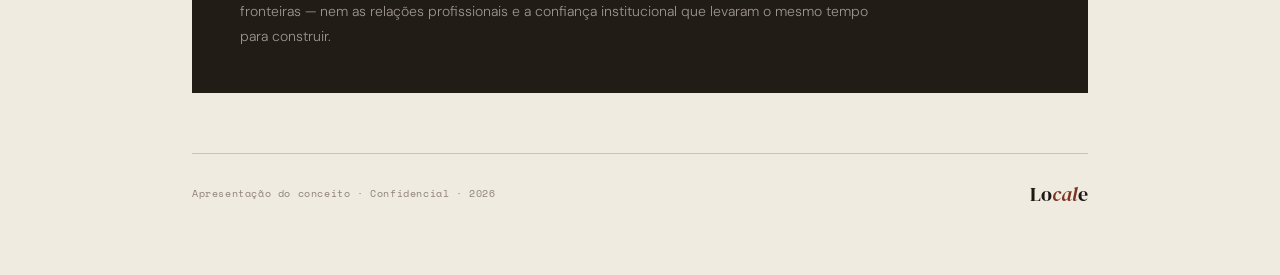
<file: indice.html>
<!DOCTYPE html>
<html lang="pt-BR">
<head>
<meta charset="UTF-8">
<meta name="viewport" content="width=device-width, initial-scale=1.0">
<title>Locale — Apresentação do Conceito</title>
<link rel="icon" type="image/svg+xml" href="icon.svg">
<link rel="stylesheet" href="style.css">
<link href="https://fonts.googleapis.com/css2?family=DM+Serif+Display:ital@0;1&family=DM+Sans:opsz,wght@9..40,300;9..40,400;9..40,500&family=Space+Mono:wght@400;700&display=swap" rel="stylesheet">
</head>
<body>

<div class="lang-toggle">
  <a href="index.html">EN</a>
  <span class="sep">·</span>
  <span class="lang-active">PT</span>
</div>

<!-- ═══ HEADER ═══ -->
<header>
  <div class="wordmark">Lo<span>cal</span>e</div>
  <div class="tagline">Apresentação do conceito · 2026<br>Europa primeiro · Visão global</div>
</header>


<!-- ═══ HERO ═══ -->
<section class="hero">
  <span class="section-label">O problema</span>
  <h1 class="hero-headline">Duas falhas estruturais definem o mercado imobiliário internacional.</h1>

  <div class="failure-grid">

    <div class="failure-col">
      <span class="failure-num">01</span>
      <h2>Um mercado fragmentado por portais nacionais.</h2>
      <p>Rightmove. Idealista. Immobilienscout. Cada portal é um silo nacional. Alguém se mudando de Madrid para Berlim precisa encontrar o portal alemão certo, navegá-lo em um idioma que talvez não domine, e aprender do zero as regras de um mercado novo — sem nenhuma das referências que um morador local tem naturalmente. Não existe um único lugar para buscar além das fronteiras.</p>
      <div class="answer-block">
        <span class="section-label">A resposta da Locale</span>
        <p>Uma camada de busca acima de todos os portais. Agnóstica ao mercado, em qualquer fronteira — o usuário nunca precisa saber qual portal cobre qual cidade.</p>
      </div>
    </div>

    <div class="failure-divider"></div>

    <div class="failure-col">
      <span class="failure-num">02</span>
      <h2>Uma experiência de busca que recomeça a cada cidade, a cada corretor, a cada mudança.</h2>
      <p>Mesmo quando o portal certo é encontrado, não há perfil persistente por trás da busca. Orçamento, exigências, prioridades — explicados novamente a cada novo agente, sem nenhum registro compartilhado de nada disso. Trocar de plataforma significa perder esse contexto. A pessoa carrega tudo isso sozinha, ou perde por completo.</p>
      <div class="answer-block">
        <span class="section-label">A resposta da Locale</span>
        <p>Um perfil único, sempre presente. A mesma inteligência que orienta a primeira busca orienta todas as seguintes — em outras cidades, outros países, outros anos.</p>
      </div>
    </div>

  </div>
</section>

<div class="section-rule"><span class="section-rule-mark">◆</span></div>

<!-- ═══ PLATFORM DEFINITION ═══ -->
<section class="platform-def">
  <blockquote>A Locale não é um portal. Não hospeda anúncios nem compete com corretores. Ela existe acima do mercado — mapeando a pessoa, revelando o bairro, conectando quem faz a mudança funcionar.</blockquote>
</section>

<div class="section-rule"><span class="section-rule-mark">◆</span></div>

<!-- ═══ ROADMAP OVERVIEW ═══ -->
<section class="roadmap-overview">
  <span class="section-label">A jornada</span>
  <h2>Três etapas. Cada uma, uma vida melhor para quem está se mudando.</h2>
  <div class="roadmap-track">
    <div class="stage-pill">
      <span class="pill-num">01</span>
      <span class="pill-when">Ano 1</span>
      <h3>Encontrar</h3>
      <p>Encontramos o bairro certo — depois, o imóvel.</p>
    </div>
    <div class="pill-connector"></div>
    <div class="stage-pill">
      <span class="pill-num">02</span>
      <span class="pill-when">Ano 2</span>
      <h3>Chegar</h3>
      <p>Conectamos você às pessoas que facilitam a chegada.</p>
    </div>
    <div class="pill-connector"></div>
    <div class="stage-pill">
      <span class="pill-num">03</span>
      <span class="pill-when">Ano 5+</span>
      <h3>Novas formas de se mudar</h3>
      <p>Abrimos caminhos que antes não existiam.</p>
    </div>
  </div>
</section>

<div class="section-rule"><span class="section-rule-mark">◆</span></div>


<!-- ═══════════════════ STAGE 1 ═══════════════════ -->
<section class="stage-block">
  <div class="stage-bg-num">01</div>

  <div class="stage-header">
    <span class="stage-tag">Etapa 1 · Ano 1</span>
    <h2 class="stage-title">Encontrar</h2>
    <p class="stage-subtitle">O mecanismo de compatibilização, testado com usuários e anúncios reais. Um hub europeu, com as principais cidades acadêmicas e profissionais dos EUA desde o primeiro dia. Sem rede de profissionais ainda — só a IA, os dados e o perfil.</p>
  </div>

  <!-- Lifestyle profiling -->
  <div class="feature-pair">
    <div class="feature-left">
      <span class="section-label">Perfil de estilo de vida</span>
      <h3>A busca começa por quem você é, não pelo que você quer.</h3>
      <p>Uma conversa estruturada mapeia como você se locomove, o que precisa a caminhada de distância, sua situação de trabalho e o que seu passaporte permite. O resultado é uma lista de bairros ranqueados por compatibilidade — não um feed de anúncios, não um filtro de preço.</p>
      <div class="signal-tags">
        <span>Hábitos de mobilidade</span>
        <span>Ambiente cotidiano</span>
        <span>Orçamento e prazo</span>
        <span>Visto e situação de trabalho</span>
        <span>Contexto social</span>
        <span>Necessidades de espaço</span>
      </div>
    </div>
    <div class="feature-right">
      <div class="scenario-card">
        <span class="scenario-label">Exemplo</span>
        <div class="scenario-route">Lisboa <span>→</span> Utrecht</div>
        <p>Sofia, estudante do Erasmus, preenche um perfil de 5 minutos antes do semestre começar. Ela não busca anúncios — conta à Locale que vai a pé para todo lugar, precisa de cafés e áreas verdes, e tem um orçamento de €700/mês. A Locale retorna três bairros ranqueados por compatibilidade. Ela escolhe um. Só então vê os imóveis dentro dele.</p>
      </div>
    </div>
  </div>

  <!-- Travel freedom filter -->
  <div class="feature-pair">
    <div class="feature-left">
      <span class="section-label">Filtro de liberdade de viagem</span>
      <h3>Saiba para onde seu passaporte te leva — antes de começar a buscar.</h3>
      <p>A Locale cruza requisitos de visto, condições de autorização de trabalho e restrições de entrada com a sua nacionalidade. Os resultados já vêm filtrados para o que é de fato acessível. Cidades com portas fechadas aparecem com a condição que as abre. A partir da Etapa 2, quando um destino exige autorização especial ou orientação especializada, a Locale conecta você diretamente com os advogados de imigração e consultores da sua rede profissional — os que podem ajudar a abrir essa porta.</p>
    </div>
    <div class="feature-right">
      <div class="scenario-card">
        <span class="scenario-label">Exemplo</span>
        <div class="scenario-route">🇷🇴 Passaporte <span>→</span> Europa Ocidental</div>
        <p>Uma designer romena buscando cidades para trabalhar de forma independente vê uma visão filtrada — onde seu passaporte da UE permite atuar como autônoma, quais requisitos de registro se aplicam em cada país e o que precisa ser feito antes do primeiro cliente. O que parecia burocrático vira um checklist claro.</p>
      </div>
    </div>
  </div>

  <!-- Currency exchange -->
  <div class="feature-pair">
    <div class="feature-left">
      <span class="section-label">Contexto de câmbio em tempo real</span>
      <h3>Saiba o que as coisas custam de verdade — na moeda que você entende.</h3>
      <p>Cada preço na Locale — aluguel, contas, média de supermercado, passe mensal de transporte — aparece ao lado do equivalente na sua moeda, em cotação ao vivo. Não uma estimativa. Especialmente útil para quem ainda recebe salário no país de origem enquanto avalia onde se instalar.</p>
    </div>
    <div class="feature-right">
      <div class="scenario-card">
        <span class="scenario-label">Exemplo</span>
        <div class="scenario-route">🇵🇱 PLN <span>→</span> € EUR</div>
        <p>Um engenheiro polonês avaliando Amsterdã vê o aluguel em euros — e ao lado, o equivalente em zlotys, com a média dos últimos 7 dias para filtrar ruído cambial. Ele ainda recebe o salário em PLN. A comparação faz sentido imediato, sem planilha, sem segunda aba aberta.</p>
      </div>
    </div>
  </div>

  <!-- Neighbourhood map -->
  <div class="feature-pair">
    <div class="feature-left">
      <span class="section-label">Mapa do bairro</span>
      <h3>Veja a vida de um lugar, não só o endereço.</h3>
      <p>Quando um bairro é compatível, um mapa curado mostra o que importa para você — baseado no seu perfil. Se você precisa de um café para trabalhar de manhã, ele mostra cafés. Se você caminha, mostra parques e distâncias a pé. Os pontos de interesse são filtrados pelos seus sinais, não por uma lista turística genérica. Você vê o bairro como o seu eu futuro o usaria.</p>
    </div>
    <div class="feature-right">
      <div class="scenario-card">
        <span class="scenario-label">Exemplo</span>
        <div class="scenario-route">Match: Neukölln <span>→</span> Berlim</div>
        <p>A Locale indicou Neukölln para uma musicista italiana que trabalha remotamente. O mapa mostra: 4 cafés com espaço para trabalhar num raio de 10 minutos a pé, dois estúdios de ensaio, uma feira semanal a duas quadras do imóvel indicado e ciclovias até o metrô. Nada sobre o que ela não pediu. Tudo o que ela pediu.</p>
      </div>
    </div>
  </div>

  <!-- Listing strategy -->
  <div class="listing-strategy">
    <div class="strat-phase">
      <span class="section-label">Fase 1 — Camada de descoberta</span>
      <h4>A Locale redireciona.</h4>
      <p>Anúncios indexados de portais existentes. Usuários são combinados e enviados à fonte original. Corretores recebem leads já contextualizados — tráfego mais qualificado, sem mudar como anunciam.</p>
    </div>
    <div class="listing-strategy-arrow">→</div>
    <div class="strat-phase">
      <span class="section-label">Fase 2 — Mercado direto</span>
      <h4>A Locale vira o mercado.</h4>
      <p>Com confiança e volume estabelecidos, vendedores anunciam diretamente. A transação inteira passa pela Locale — comprador com perfil, vendedor com anúncio, corretor conectado pela plataforma.</p>
    </div>
  </div>

<!-- Abrangência geográfica -->
  <div class="scope-track">
    <div class="strat-phase">
      <span class="section-label">Hub europeu</span>
      <h4>Onde o produto é validado.</h4>
      <p>Começa pelos principais mercados europeus — as cidades com maior pressão imobiliária para quem vem de fora e os fluxos Erasmus mais consolidados.</p>
    </div>
    <div class="listing-strategy-arrow">→</div>
    <div class="strat-phase">
      <span class="section-label">Cidades âncora nos EUA — desde o início</span>
      <h4>O destino internacional mais comum.</h4>
      <p>Boston, Nova York, São Francisco, Austin e Miami. As cidades onde mais chegam estudantes internacionais e profissionais — incluídas desde a largada, não em etapa posterior.</p>
    </div>
    <div class="listing-strategy-arrow">→</div>
    <div class="strat-phase">
      <span class="section-label">Expansão global</span>
      <h4>Os dados mostram o próximo passo.</h4>
      <p>Além da Europa e dos EUA, a expansão segue o fluxo dos usuários. A Etapa 1 gera o sinal que indica exatamente quais mercados vêm a seguir — e em que ordem entrar neles.</p>
    </div>
  </div>
</section>

<div class="section-rule"><span class="section-rule-mark">◆</span></div>


<!-- ═══════════════════ STAGE 2 ═══════════════════ -->
<section class="stage-block">
  <div class="stage-bg-num">02</div>

  <div class="stage-header">
    <span class="stage-tag">Etapa 2 · Ano 2</span>
    <h2 class="stage-title">Chegar</h2>
    <p class="stage-subtitle">Encontrar um imóvel é um momento na mudança, não o todo. A Etapa 2 constrói a rede de profissionais que cobre o que vem antes e depois — e torna a relação da Locale com os corretores estrutural.</p>
  </div>

  <!-- Professional referral -->
  <div class="feature-pair">
    <div class="feature-left">
      <span class="section-label">Rede de profissionais parceiros</span>
      <h3>As pessoas certas, já a par da sua situação.</h3>
      <p>Documentação de imigração, registro fiscal, conta bancária, seguro — cada um exigindo que você se explique do zero para alguém novo. A Locale constrói uma rede de profissionais verificados que já conhecem sua situação antes da primeira conversa.</p>
      <div class="pro-grid">
        <div class="pro-card">
          <h4>Advogados de imigração</h4>
          <p>Vistos, autorizações, residência</p>
        </div>
        <div class="pro-card">
          <h4>Contadores</h4>
          <p>Registro fiscal, dupla jurisdição</p>
        </div>
        <div class="pro-card">
          <h4>Consultores financeiros</h4>
          <p>Conta bancária, seguros, transferências</p>
        </div>
        <div class="pro-card">
          <h4>Corretores imobiliários</h4>
          <p>Afiliados, já contextualizados</p>
        </div>
      </div>
    </div>
    <div class="feature-right">
      <div class="scenario-card">
        <span class="scenario-label">Exemplo</span>
        <div class="scenario-route">Preparando a mudança <span>→</span> Viena</div>
        <p>Lukas escolheu Viena — sem apartamento assinado ainda. A Locale detecta o destino e pergunta: "Mudando de jurisdição — quer falar com um advogado de imigração antes? Ele já terá o seu perfil." Lukas confirma. O advogado recebe um briefing completo antes da primeira conversa: nacionalidade, tempo de estadia previsto, situação de trabalho. Lukas entra na busca por imóveis sabendo exatamente o que precisa resolver, e quando. Nenhum formulário em nenhum momento.</p>
        <p style="font-size:11px; opacity:0.45; margin-top:10px;">Os fluxos mostrados são ilustrativos — interface e lógica não são versões finais.</p>
      </div>
    </div>
  </div>

  <!-- Agent affiliation -->
  <div class="feature-pair">
    <div class="feature-left">
      <span class="section-label">Afiliação de corretores</span>
      <h3>Leads prontos. Menos qualificação. Mais fechamentos.</h3>
      <p>A Locale não substitui corretores — ela torna os leads que eles recebem dignos de resposta. Corretores afiliados assinam para receber leads com perfil e contexto prontos: preferência de bairro, orçamento, prazo, estilo de vida. Menos tempo qualificando. Mais tempo fechando.</p>
    </div>
    <div class="feature-right">
      <div class="scenario-card">
        <span class="scenario-label">Exemplo</span>
        <div class="scenario-route">Lead chega <span>→</span> Munique</div>
        <p>Um corretor em Munique abre um novo lead: chegada em outubro, apartamento de 2 quartos perto de universidade, trabalho remoto 3 dias por semana, orçamento de €1.400/mês. Sem ligação de qualificação. O briefing já respondeu tudo. O corretor vai direto para a lista de imóveis.</p>
        <p style="font-size:11px; opacity:0.45; margin-top:10px;">Os fluxos mostrados são ilustrativos — interface e lógica não são versões finais.</p>
      </div>
    </div>
  </div>

<!-- Perguntas sobre imóvel e questões legais -->
  <div class="feature-pair">
    <div class="feature-left">
      <span class="section-label">Imóvel &amp; Q&amp;A jurídico</span>
      <h3>Cada pergunta respondida antes de chegar ao agente ou advogado.</h3>
      <p>No chat da Locale, os clientes podem perguntar qualquer coisa sobre um imóvel ou as suas proximidades — e receber uma resposta imediata. Os dados do imóvel vêm diretamente do anúncio. Os dados da área vêm de registos públicos, autoridades de transporte e serviços locais. As questões legais recorrem a fontes oficiais, curadas pela nossa equipa jurídica. Perguntas de rotina respondidas antes de chegarem a qualquer profissional.</p>
      <div class="signal-tags">
        <span>Dados do anúncio</span>
        <span>Características do imóvel</span>
        <span>Zona envolvente</span>
        <span>Lei do arrendamento</span>
        <span>Processo de compra</span>
        <span>Direitos do comprador</span>
        <span>Regulamentação local</span>
      </div>
    </div>
    <div class="feature-right">
      <div class="scenario-card">
        <span class="scenario-label">Exemplo</span>
        <div class="scenario-route">Pergunta <span>→</span> Respondida</div>
        <p>A Ana está a analisar um apartamento em Lisboa. Pergunta quais as escolas primárias a distância a pé e se a rua tem linha de autocarro. Ambas as respostas chegam de imediato — retiradas dos dados da zona do anúncio. Depois pergunta se uma cláusula de aviso prévio de 60 dias é padrão na lei portuguesa do arrendamento. A Locale responde com base na legislação em vigor, revista pela equipa jurídica. Quando chega a altura de contactar o agente, já não há perguntas básicas por fazer.</p>
        <p style="font-size:11px; opacity:0.45; margin-top:10px;">O conteúdo jurídico é retirado de publicações oficiais do governo e revisto pela equipa jurídica da Locale. Tem carácter informativo e não substitui aconselhamento profissional.</p>
      </div>
    </div>
  </div>

<!-- Integração universitária -->
  <div class="uni-block">
    <span class="section-label">Integração universitária</span>
    <h3>Onde começa o pipeline de estudantes.</h3>
    <p>A Locale integra-se diretamente com universidades para disponibilizar apoio habitacional a estudantes e participantes Erasmus. Os estudantes chegam com um perfil já construído e os anúncios já filtrados. Esta integração estabelece também o estatuto de estudante verificado de que a rede de famílias de acolhimento da Fase 3 depende.</p>
  </div>

  <!-- Translation toggle -->
  <div class="feature-pair">
    <div class="feature-left">
      <span class="section-label">Tradução em tempo real</span>
      <h3>Fale com um advogado em Berlim em francês. Ele responde em alemão. Vocês dois entendem.</h3>
      <p>Toda conversa dentro da plataforma — com corretores, advogados, contadores, proprietários — passa por uma camada de tradução em tempo real. Um botão no chat permite alternar entre ler no seu idioma ou no do outro. Sem barreira de idioma entre uma pessoa e o profissional que pode ajudá-la. A plataforma resolve a diferença para que nenhum dos dois precise fazer isso.</p>
    </div>
    <div class="feature-right">
      <div class="scenario-card">
        <span class="scenario-label">Exemplo</span>
        <div class="scenario-route">🇫🇷 FR <span>→</span> 🇩🇪 DE</div>
        <p>Claire está negociando o contrato com um proprietário em Hamburgo. Ela escreve em francês. Ele lê em alemão. A resposta volta em alemão — ela lê em francês. Um botão permite ver o original se quiser confirmar o conteúdo. A conversa avança. Nenhum dos dois precisou desacelerar.</p>
      </div>
    </div>
  </div>
</section>

<div class="section-rule"><span class="section-rule-mark">◆</span></div>


<!-- ═══════════════════ STAGE 3 ═══════════════════ -->
<section class="stage-block">
  <div class="stage-bg-num">03</div>

  <div class="stage-header">
    <span class="stage-tag">Etapa 3 · Ano 5+</span>
    <h2 class="stage-title">Novas formas de se mudar</h2>
    <p class="stage-subtitle">A plataforma central, consolidada. A Etapa 3 abre caminhos que exigem volume, compatibilização bilateral e confiança institucional que só vem com o tempo. São o que se torna possível quando a base está sólida.</p>
  </div>

  <!-- Roommate matching -->
  <div class="feature-pair">
    <div class="feature-left">
      <span class="section-label">Compatibilização de colegas de quarto</span>
      <h3>Indo para a mesma cidade? Encontre alguém para dividir.</h3>
      <p>Muitos estudantes e jovens profissionais não conseguem pagar um lugar só deles em uma nova cidade. A Locale combina pessoas indo para o mesmo destino que compartilham estilos de vida compatíveis — não só proximidade — e mostra quartos em casas que já procuram novos moradores. Exige usuários suficientes por cidade para fazer compatibilizações confiáveis, por isso chega aqui.</p>
    </div>
    <div class="feature-right">
      <div class="scenario-card">
        <span class="scenario-label">Exemplo</span>
        <div class="scenario-route">Madrid + Atenas <span>→</span> Amsterdã</div>
        <p>Dois estudantes do Erasmus, universidades diferentes, ambos chegando em Amsterdã em setembro. A Locale vê a sobreposição — preferências de bairro parecidas, rotinas compatíveis, orçamentos alinhados — e propõe o match antes de qualquer um ter assinado um contrato.</p>
      </div>
    </div>
  </div>

  <!-- Home swap -->
  <div class="feature-pair">
    <div class="feature-left">
      <span class="section-label">Rede de troca de imóveis</span>
      <h3>Você vai para a cidade deles. Eles vêm para a sua.</h3>
      <p>Duas pessoas se mudando em direções opostas trocam imóveis em vez de alugar às cegas em uma cidade nova. Sem comissão de corretor. Sem guerra de depósito. Apenas a diferença de valor entre os imóveis é compensada — a barreira financeira de uma mudança europeia cai drasticamente. Matching bilateral nessa escala exige uma base de usuários grande e ativa nos dois lados, por isso pertence aqui.</p>
    </div>
    <div class="feature-right">
      <div class="scenario-card">
        <span class="scenario-label">Exemplo</span>
        <div class="scenario-route">Paris <span>→</span> Berlim <span style="color:var(--muted); font-size:13px;">↔</span> Berlim <span>→</span> Paris</div>
        <p>Uma arquiteta parisiense aceita uma posição em Berlim. Uma designer berlinense aceita um contrato em Paris. A Locale identifica a compatibilidade, propõe a troca e facilita a transferência com a diferença do valor de mercado. Duas pessoas se mudam. Nenhuma fica com um imóvel em uma cidade que já não é a dela.</p>
      </div>
    </div>
  </div>

  <!-- Host families + Construction -->
  <div class="two-col-sm">
    <div class="small-card">
      <span class="section-label">Famílias anfitriãs para estudantes</span>
      <h4>Um estudante vai para fora. Outro chega no lugar.</h4>
      <p>Confiança ancorada na afiliação universitária — construída na Etapa 2. O estudante hospedado ganha exposição ao idioma e uma chegada integrada e mais acessível. A família anfitriã recebe um hóspede verificado pela mesma rede institucional.</p>
    </div>
    <div class="small-card">
      <span class="section-label">Arquitetura, construção e reforma</span>
      <h4>O bairro certo, mas o imóvel ainda não existe — ou não do jeito certo.</h4>
      <p>Para clientes com orçamento e tempo para construir ou reformar, a Locale conecta com escritórios verificados organizados por estilo, região e histórico. Seja para construção do zero ou reforma completa, a apresentação inclui o perfil completo do bairro. Uma rede de referências dessa complexidade leva anos para construir — por isso vem por último.</p>
    </div>
  </div>
</section>

<div class="section-rule"><span class="section-rule-mark">◆</span></div>


<!-- ═══ REVENUE ═══ -->
<section class="revenue">
  <span class="section-label">Como a Locale ganha</span>
  <h2>Quatro fontes. Quatro perfis de cliente.</h2>

  <div class="revenue-lanes revenue-lanes--4">
    <div class="revenue-lane">
      <span class="lane-num">01</span>
      <span class="lane-label">Assinatura de corretores</span>
      <h3>Qualidade do lead, não volume.</h3>
      <p>Corretores assinam para receber leads com perfil e contexto prontos — pessoas que já sabem o que querem e foram combinadas ao que o corretor tem. Quanto melhor o match, melhor a conversão. O argumento pela assinatura se fortalece a cada mudança bem feita.</p>
    </div>
    <div class="revenue-lane">
      <span class="lane-num">02</span>
      <span class="lane-label">Taxa de indicação de profissionais</span>
      <h3>Um fluxo qualificado, não um diretório.</h3>
      <p>Advogados de imigração, contadores, consultores e corretores pagam uma taxa de indicação quando um cliente apresentado pela Locale converte em contratação. Recebem um briefing completo antes do primeiro contato. O profissional ganha um lead qualificado. O usuário fala com alguém que já conhece sua situação.</p>
    </div>
    <div class="revenue-lane">
      <span class="lane-num">03</span>
      <span class="lane-label">Comissão sobre anúncios no ecossistema</span>
      <h3>Quando a transação acontece aqui, a Locale ganha aqui.</h3>
      <p>Com a Fase 2 ativa e vendedores anunciando diretamente, a Locale recebe uma porcentagem de cada transação concluída. Diferente da assinatura, é baseado em resultado: a Locale só ganha quando um match se torna contrato assinado ou venda concluída. Alinha os incentivos da plataforma inteiramente com os do usuário.</p>
    </div>
    <div class="revenue-lane">
      <span class="lane-num">04</span>
      <span class="lane-label">Licenciamento de dados</span>
      <h3>Inteligência de mobilidade.</h3>
      <p>Universidades, empregadores e empresas de realocação pagam por dados anonimizados sobre para onde as pessoas se mudam, o que priorizam e o que faz uma mudança funcionar. Nenhum portal nacional captura esse sinal. Licença anual, com preços por volume e escopo de acesso.</p>
    </div>
  </div>
</section>

<div class="section-rule"><span class="section-rule-mark">◆</span></div>

<!-- ═══ CLOSING THOUGHT ═══ -->
<section class="platform-def">
  <blockquote>A Locale foi construída em torno da mudança internacional — a que mais exige de uma pessoa. Mas um perfil que te conhece, um bairro que combina com você e profissionais já informados sobre sua situação — isso vale para qualquer mudança. Resolva o caso mais difícil, e o resto já vem junto.</blockquote>
</section>

<div class="section-rule"><span class="section-rule-mark">◆</span></div>

<!-- ═══ MOAT ═══ -->
<section class="moat">
  <span class="section-label">Vantagem defensável</span>
  <h2>O flywheel de dados que nenhum concorrente pode replicar.</h2>
  <p>Cada conversa aprimora o modelo de correspondência. Cada interação com corretor valida os dados do bairro. Cada mudança entre países adiciona sinais que nenhum portal local captura. A rede de perfis cria um custo de saída que cresce a cada mudança que um usuário faz através dela. Um concorrente pode copiar a interface. Não pode copiar anos de sinal comportamental entre fronteiras — nem as relações profissionais e a confiança institucional que levaram o mesmo tempo para construir.</p>
</section>


<!-- ═══ FOOTER ═══ -->
<footer>
  <p>Apresentação do conceito · Confidencial · 2026</p>
  <div class="footer-wordmark">Lo<span>cal</span>e</div>
</footer>

</body>
</html>
</file>
<file: style.css>
*, *::before, *::after { box-sizing: border-box; margin: 0; padding: 0; }

:root {
  --ink:       #1c1814;
  --paper:     #f0ebe0;
  --brick:     #7c3522;
  --steel:     #3e4550;
  --muted:     #8b8179;
  --rule:      #cac4b5;
  --card:      #e6e0d3;
  --warm-dark: #221c16;
}

/* ─── Base ─── */
html { scroll-behavior: smooth; }

body {
  font-family: 'DM Sans', sans-serif;
  background: var(--paper);
  color: var(--ink);
  font-size: 15px;
  line-height: 1.65;
  max-width: 1000px;
  margin: 0 auto;
  padding: 64px 52px;
  overflow-x: hidden;
}

/* ─── Grain ─── */
body::after {
  content: '';
  position: fixed;
  inset: 0;
  background-image: url("data:image/svg+xml,%3Csvg xmlns='http://www.w3.org/2000/svg' width='300' height='300'%3E%3Cfilter id='g'%3E%3CfeTurbulence type='fractalNoise' baseFrequency='0.8' numOctaves='4' stitchTiles='stitch'/%3E%3CfeColorMatrix type='saturate' values='0'/%3E%3C/filter%3E%3Crect width='300' height='300' filter='url(%23g)' opacity='0.05'/%3E%3C/svg%3E");
  pointer-events: none;
  z-index: 9999;
  mix-blend-mode: multiply;
}

/* ─── Labels ─── */
.section-label {
  font-family: 'Space Mono', monospace;
  font-size: 10px;
  font-weight: 400;
  letter-spacing: 0.14em;
  text-transform: uppercase;
  color: var(--brick);
  margin-bottom: 12px;
  display: block;
}

/* ─── Lang toggle ─── */
.lang-toggle {
  position: fixed;
  top: 20px;
  right: 24px;
  display: flex;
  align-items: center;
  gap: 8px;
  font-family: 'Space Mono', monospace;
  font-size: 10px;
  letter-spacing: 0.1em;
  background: var(--paper);
  border: 1px solid var(--rule);
  padding: 6px 12px;
  z-index: 200;
}
.lang-toggle a { color: var(--ink); text-decoration: none; font-weight: 700; transition: color .15s; }
.lang-toggle a:hover { color: var(--brick); }
.lang-toggle .sep { color: var(--rule); }
.lang-active { color: var(--muted); font-weight: 400; }

/* ─── Header ─── */
header {
  border-top: 2px solid var(--ink);
  border-bottom: 1px solid var(--rule);
  padding: 28px 0 24px;
  margin-bottom: 60px;
  display: flex;
  justify-content: space-between;
  align-items: flex-end;
}
.wordmark {
  font-family: 'DM Serif Display', serif;
  font-size: 56px;
  line-height: 1;
  letter-spacing: -1.5px;
}
.wordmark span { color: var(--brick); font-style: italic; }
.tagline {
  font-family: 'Space Mono', monospace;
  font-size: 10px;
  color: var(--muted);
  letter-spacing: 0.08em;
  line-height: 1.9;
  text-align: right;
}

/* ─── Section rules ─── */
.section-rule {
  display: flex;
  align-items: center;
  gap: 16px;
  margin: 60px 0;
}
.section-rule::before,
.section-rule::after {
  content: '';
  flex: 1;
  height: 1px;
  background: var(--rule);
}
.section-rule-mark {
  font-size: 8px;
  color: var(--brick);
  opacity: 0.45;
  line-height: 1;
}

/* ─── Hero ─── */
.hero-headline {
  font-family: 'DM Serif Display', serif;
  font-size: 40px;
  max-width: 750px;
  margin-bottom: 48px;
  line-height: 1.1;
  letter-spacing: -0.5px;
}

.failure-grid {
  display: grid;
  grid-template-columns: 1fr 1px 1fr;
  column-gap: 48px;
  align-items: stretch;
}
.failure-divider { background: var(--rule); }

.failure-col {
  display: flex;
  flex-direction: column;
}
.failure-num {
  font-family: 'Space Mono', monospace;
  font-size: 10px;
  font-weight: 700;
  color: var(--brick);
  letter-spacing: 0.12em;
  display: block;
  margin-bottom: 14px;
}
.failure-col h2 {
  font-family: 'DM Serif Display', serif;
  font-size: 20px;
  line-height: 1.2;
  margin-bottom: 14px;
}
.failure-col > p {
  font-size: 13.5px;
  color: var(--muted);
  font-weight: 300;
  line-height: 1.7;
  margin-bottom: 28px;
}
.answer-block {
  margin-top: auto;
  border-left: 2px solid var(--brick);
  padding: 16px 20px;
  background: var(--card);
}
.answer-block .section-label { margin-bottom: 8px; }
.answer-block p {
  font-size: 13.5px;
  font-weight: 400;
  line-height: 1.6;
}

/* ─── Platform definition ─── */
.platform-def {
  text-align: center;
  max-width: 600px;
  margin: 0 auto;
}
.platform-def blockquote {
  font-family: 'DM Serif Display', serif;
  font-size: 19px;
  line-height: 1.55;
  color: var(--steel);
  font-style: italic;
  padding: 0 32px;
  position: relative;
}
.platform-def blockquote::before {
  content: '"';
  position: absolute;
  left: 2px;
  top: -14px;
  font-size: 60px;
  line-height: 1;
  color: var(--brick);
  opacity: 0.18;
  font-style: normal;
}

/* ─── Roadmap overview ─── */
.roadmap-overview > h2 {
  font-family: 'DM Serif Display', serif;
  font-size: 24px;
  margin-bottom: 36px;
  max-width: 480px;
  line-height: 1.2;
}
.roadmap-track {
  display: grid;
  grid-template-columns: 1fr 48px 1fr 48px 1fr;
  align-items: start;
}
.pill-connector {
  height: 1px;
  background: var(--rule);
  margin-top: 16px;
}
.pill-num {
  font-family: 'Space Mono', monospace;
  font-size: 10px;
  font-weight: 700;
  color: var(--brick);
  letter-spacing: 0.1em;
  display: block;
  margin-bottom: 5px;
}
.pill-when {
  font-family: 'Space Mono', monospace;
  font-size: 9px;
  color: var(--muted);
  letter-spacing: 0.08em;
  display: block;
  margin-bottom: 8px;
}
.stage-pill h3 {
  font-family: 'DM Serif Display', serif;
  font-size: 18px;
  margin-bottom: 6px;
}
.stage-pill p {
  font-size: 12.5px;
  color: var(--muted);
  font-weight: 300;
  line-height: 1.55;
  max-width: 200px;
}

/* ─── Stage blocks ─── */
.stage-block {
  position: relative;
  overflow: hidden;
  isolation: isolate;
}
.stage-bg-num {
  position: absolute;
  top: -12px;
  right: -28px;
  font-family: 'DM Serif Display', serif;
  font-size: 220px;
  line-height: 0.85;
  color: var(--rule);
  pointer-events: none;
  user-select: none;
  letter-spacing: -12px;
  z-index: -1;
  opacity: 0.55;
}
.stage-header {
  margin-bottom: 44px;
  padding-bottom: 24px;
  border-bottom: 1px solid var(--rule);
}
.stage-tag {
  font-family: 'Space Mono', monospace;
  font-size: 10px;
  font-weight: 700;
  color: var(--brick);
  letter-spacing: 0.1em;
  text-transform: uppercase;
  display: block;
  margin-bottom: 10px;
}
.stage-title {
  font-family: 'DM Serif Display', serif;
  font-size: 34px;
  margin-bottom: 10px;
}
.stage-subtitle {
  font-size: 14px;
  color: var(--muted);
  font-weight: 300;
  max-width: 580px;
  line-height: 1.65;
}

/* ─── Feature pairs ─── */
.feature-pair {
  display: grid;
  grid-template-columns: 1fr 1fr;
  gap: 44px;
  margin-bottom: 44px;
  align-items: start;
}
.feature-left h3 {
  font-family: 'DM Serif Display', serif;
  font-size: 18px;
  margin-bottom: 12px;
  line-height: 1.2;
}
.feature-left p {
  font-size: 13.5px;
  color: var(--muted);
  font-weight: 300;
  line-height: 1.7;
}

/* ─── University block ─── */
.uni-block {
  background: var(--card);
  padding: 28px 32px;
  margin-bottom: 44px;
}
.uni-block h3 {
  font-family: 'DM Serif Display', serif;
  font-size: 18px;
  margin-bottom: 12px;
  line-height: 1.2;
}
.uni-block p {
  font-size: 13.5px;
  color: var(--muted);
  font-weight: 300;
  line-height: 1.7;
}

/* ─── Signal tags ─── */
.signal-tags {
  display: flex;
  flex-wrap: wrap;
  gap: 7px;
  margin-top: 18px;
}
.signal-tags span {
  font-family: 'Space Mono', monospace;
  font-size: 9.5px;
  letter-spacing: 0.05em;
  color: var(--muted);
  background: var(--card);
  border: 1px solid var(--rule);
  padding: 5px 10px;
}

/* ─── Scenario cards ─── */
.scenario-card {
  background: var(--card);
  border-left: 2px solid var(--brick);
  padding: 24px 28px;
  box-shadow: 4px 4px 0 var(--rule);
  transition: transform .2s ease, box-shadow .2s ease;
}
.scenario-card:hover {
  transform: translate(-2px, -2px);
  box-shadow: 6px 6px 0 var(--rule);
}
.scenario-label {
  font-family: 'Space Mono', monospace;
  font-size: 9px;
  font-weight: 700;
  letter-spacing: 0.12em;
  text-transform: uppercase;
  color: var(--brick);
  display: block;
  margin-bottom: 10px;
  opacity: 0.65;
}
.scenario-route {
  font-family: 'DM Serif Display', serif;
  font-size: 18px;
  line-height: 1.2;
  margin-bottom: 12px;
}
.scenario-route span { color: var(--brick); }
.scenario-card p {
  font-size: 12.5px;
  color: var(--muted);
  font-weight: 300;
  line-height: 1.65;
}

/* ─── Listing strategy ─── */
.listing-strategy {
  display: grid;
  grid-template-columns: 1fr auto 1fr;
  gap: 28px;
  align-items: center;
  background: var(--card);
  padding: 28px 32px;
  margin-top: 4px;
}
.listing-strategy-arrow {
  font-family: 'DM Serif Display', serif;
  font-size: 28px;
  color: var(--brick);
  opacity: 0.4;
  line-height: 1;
}
.strat-phase h4 {
  font-family: 'DM Serif Display', serif;
  font-size: 15px;
  font-weight: normal;
  margin-bottom: 8px;
}
.strat-phase p {
  font-size: 12.5px;
  color: var(--muted);
  font-weight: 300;
  line-height: 1.65;
}

/* ─── Geographic scope ─── */
.scope-track {
  display: grid;
  grid-template-columns: 1fr auto 1fr auto 1fr;
  gap: 28px;
  align-items: start;
  border-top: 2px solid var(--ink);
  padding: 40px 0;
  margin-bottom: 20px;
}
.scope-track .listing-strategy-arrow {
  margin-top: 4px;
  align-self: start;
}

/* ─── Pro grid ─── */
.pro-grid {
  display: grid;
  grid-template-columns: repeat(4, 1fr);
  gap: 10px;
  margin-top: 20px;
}
.pro-card {
  background: var(--card);
  border-top: 2px solid var(--ink);
  padding: 14px 16px;
}
.pro-card h4 {
  font-size: 12px;
  font-weight: 500;
  margin-bottom: 4px;
  line-height: 1.3;
}
.pro-card p {
  font-size: 11px;
  color: var(--muted);
  font-weight: 300;
  line-height: 1.5;
}

/* ─── Small 2-col cards ─── */
.two-col-sm {
  display: grid;
  grid-template-columns: 1fr 1fr;
  gap: 20px;
  margin-top: 44px;
}
.small-card {
  background: var(--card);
  padding: 24px;
  border-top: 1px solid var(--rule);
}
.small-card h4 {
  font-family: 'DM Serif Display', serif;
  font-size: 15px;
  font-weight: normal;
  margin-bottom: 8px;
  line-height: 1.2;
}
.small-card p {
  font-size: 12.5px;
  color: var(--muted);
  font-weight: 300;
  line-height: 1.65;
}

/* ─── Revenue ─── */
.revenue > h2 {
  font-family: 'DM Serif Display', serif;
  font-size: 28px;
  margin-bottom: 36px;
}
.revenue-lanes {
  display: grid;
  grid-template-columns: repeat(3, 1fr);
  border-top: 1px solid var(--rule);
  border-left: 1px solid var(--rule);
}
.revenue-lanes--4 {
  grid-template-columns: repeat(2, 1fr);
}
.revenue-lane {
  padding: 28px 24px;
  border-right: 1px solid var(--rule);
  border-bottom: 1px solid var(--rule);
}
.lane-num {
  font-family: 'Space Mono', monospace;
  font-size: 10px;
  font-weight: 700;
  color: var(--brick);
  letter-spacing: 0.1em;
  display: block;
  margin-bottom: 4px;
}
.lane-label {
  font-family: 'Space Mono', monospace;
  font-size: 9px;
  letter-spacing: 0.1em;
  text-transform: uppercase;
  color: var(--muted);
  display: block;
  margin-bottom: 14px;
}
.revenue-lane h3 {
  font-family: 'DM Serif Display', serif;
  font-size: 17px;
  margin-bottom: 10px;
  line-height: 1.2;
}
.revenue-lane p {
  font-size: 13px;
  color: var(--muted);
  font-weight: 300;
  line-height: 1.65;
}

/* ─── Moat ─── */
.moat {
  background: var(--warm-dark);
  color: #f0ebe0;
  padding: 44px 48px;
}
.moat .section-label { color: #7c3522; }
.moat h2 {
  font-family: 'DM Serif Display', serif;
  font-size: 28px;
  margin-bottom: 16px;
  line-height: 1.1;
  color: #f0ebe0;
}
.moat p {
  font-size: 14px;
  color: #9c958d;
  font-weight: 300;
  line-height: 1.8;
  max-width: 640px;
}

/* ─── Footer ─── */
footer {
  border-top: 1px solid var(--rule);
  padding-top: 24px;
  display: flex;
  justify-content: space-between;
  align-items: center;
  margin-top: 60px;
}
footer > p {
  font-family: 'Space Mono', monospace;
  font-size: 10px;
  color: var(--muted);
  letter-spacing: 0.06em;
}
.footer-wordmark {
  font-family: 'DM Serif Display', serif;
  font-size: 20px;
}
.footer-wordmark span { color: var(--brick); font-style: italic; }

/* ─── Print ─── */
@media print {
  body { padding: 32px; }
  .lang-toggle { display: none; }
  body::after { display: none; }
  .stage-bg-num { display: none; }
}
</file>
